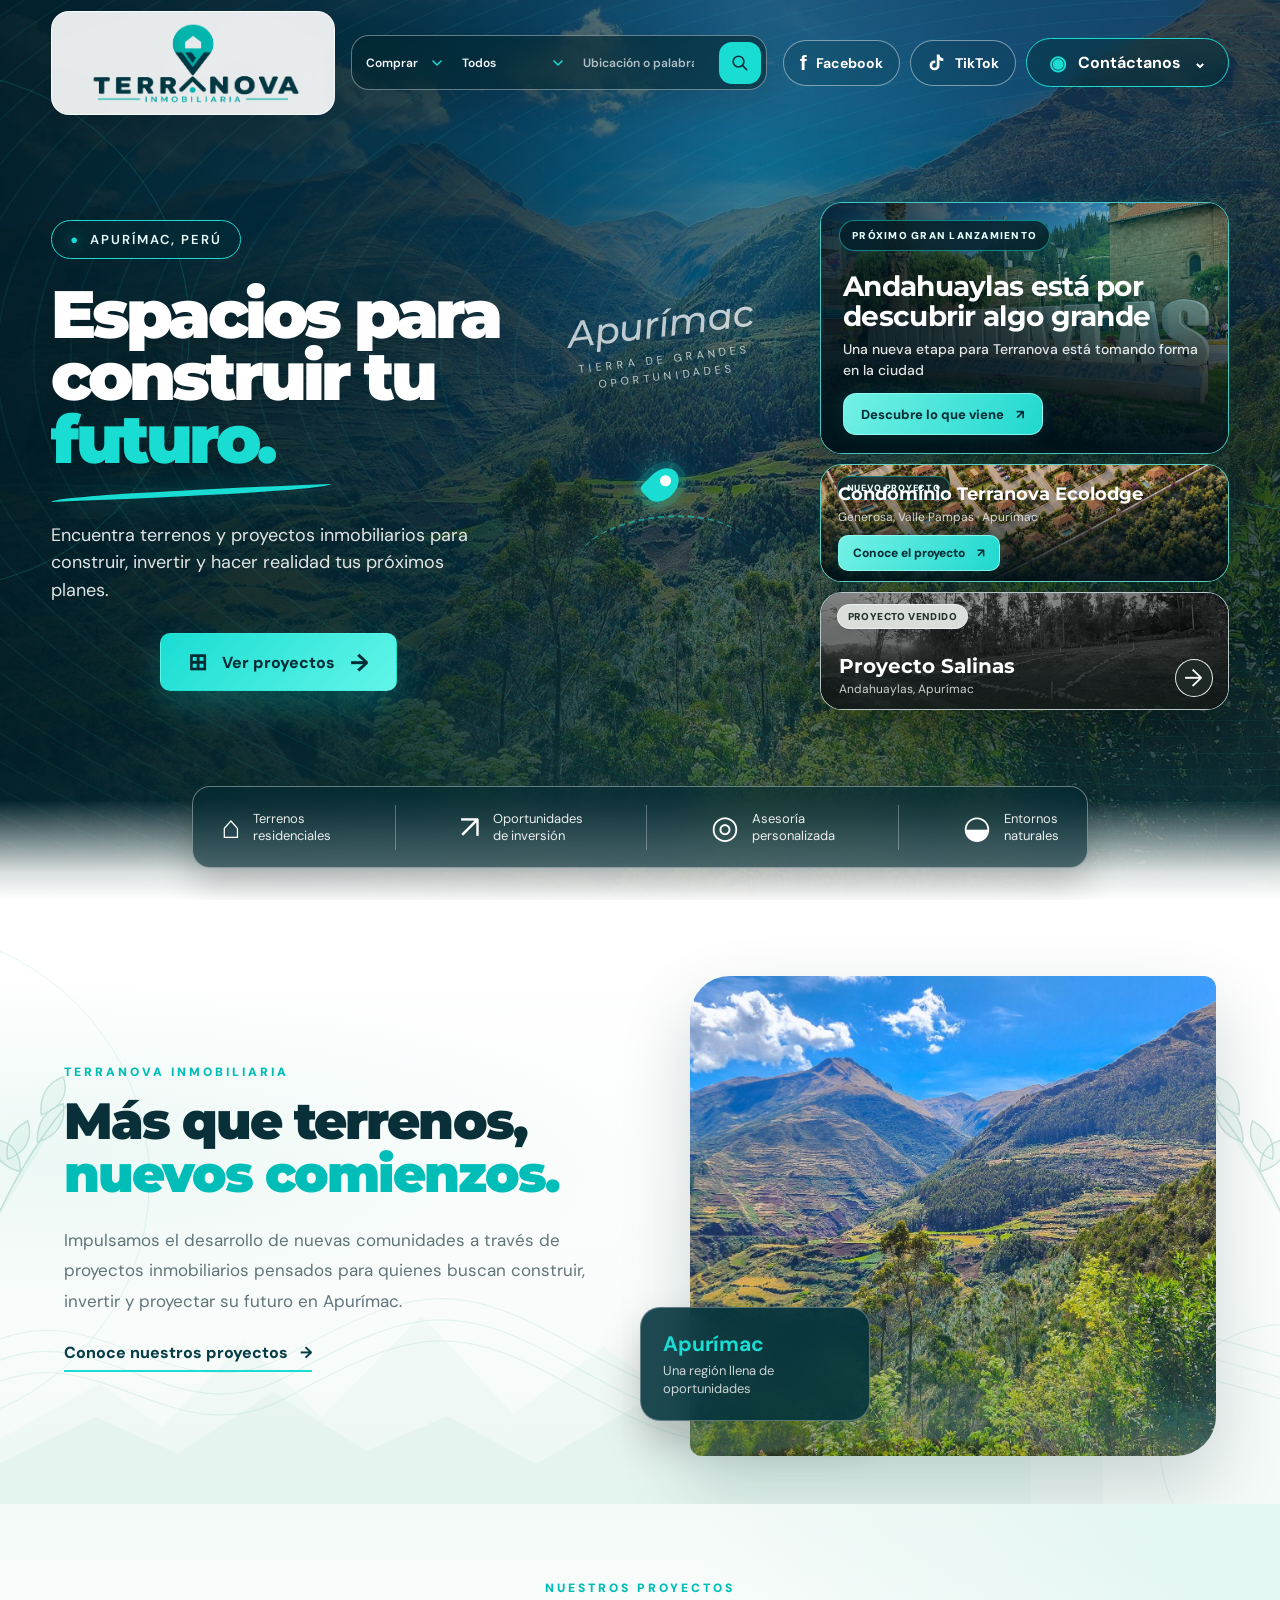
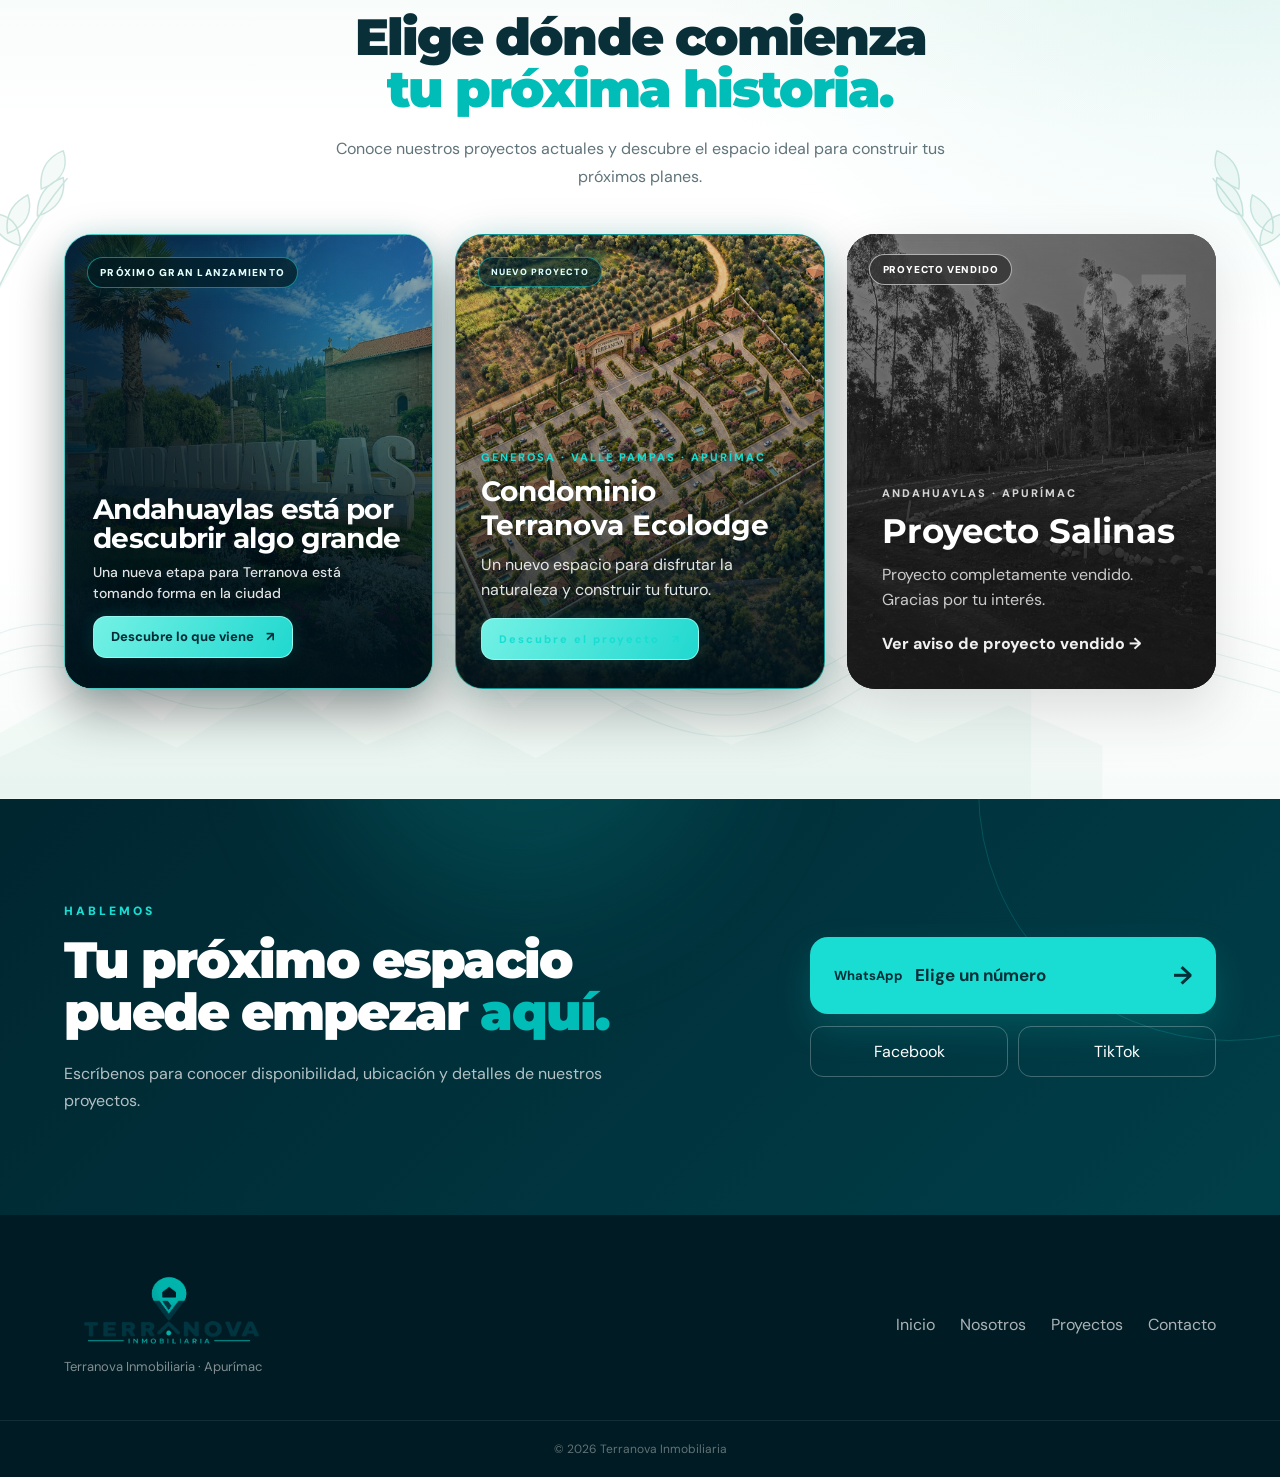
<file: index.html>
<!DOCTYPE html>
<html lang="es">
<head>
  <meta charset="UTF-8">
  <meta name="viewport" content="width=device-width, initial-scale=1.0">

  <title>Terranova Inmobiliaria | Apurímac</title>

  <meta name="description"
        content="Terranova Inmobiliaria. Terrenos y proyectos inmobiliarios en Apurímac.">

  <link rel="icon" type="image/png" href="assets/logo-terranova.png">
  <link rel="stylesheet" href="style.css">

  <link rel="preconnect" href="https://fonts.googleapis.com">
  <link rel="preconnect" href="https://fonts.gstatic.com" crossorigin>
  <link href="https://fonts.googleapis.com/css2?family=DM+Sans:wght@400;500;600;700&family=Montserrat:wght@500;600;700;800;900&display=swap" rel="stylesheet">
</head>

<body>

<!-- ======================================================
     PORTADA PRINCIPAL
====================================================== -->

<header class="hero" id="inicio">

  <!-- Fondo y elementos decorativos -->
  <div class="hero-bg"></div>
  <div class="hero-overlay"></div>
  <div class="topography"></div>

  <div class="decor decor-1"></div>
  <div class="decor decor-2"></div>
  <div class="decor decor-3"></div>

  <!-- NAV -->
  <nav class="navbar">

    <a href="index.html" class="brand">
      <img src="assets/logo-terranova.png"
           alt="Terranova Inmobiliaria"
           class="brand-logo">
    </a>

    <div class="nav-search">
      <button class="search-mobile-toggle" type="button" aria-expanded="false" aria-controls="propertySearchForm">
        <svg viewBox="0 0 24 24" aria-hidden="true">
          <circle cx="10.8" cy="10.8" r="6.8"></circle>
          <path d="m16 16 5 5"></path>
        </svg>
        <span>Comprar o alquilar propiedades</span>
        <span class="search-toggle-chevron" aria-hidden="true">⌄</span>
      </button>

      <form class="property-search" id="propertySearchForm" action="#proyectos" role="search" aria-label="Buscar propiedades">
        <label class="visually-hidden" for="searchOperation">Operación</label>
        <select id="searchOperation" name="operacion">
          <option value="comprar">Comprar</option>
          <option value="alquilar">Alquilar</option>
        </select>

        <label class="visually-hidden" for="searchType">Tipo de inmueble</label>
        <select id="searchType" name="tipo">
          <option value="todos">Todos</option>
          <option value="terrenos">Terrenos y lotes</option>
          <option value="casas">Casas</option>
          <option value="departamentos">Departamentos</option>
          <option value="locales">Locales comerciales</option>
        </select>

        <label class="visually-hidden" for="searchLocation">Ubicación o palabras clave</label>
        <input id="searchLocation" name="ubicacion" type="search" placeholder="Ubicación o palabra clave" autocomplete="off">

        <button class="property-search-submit" type="submit" aria-label="Buscar propiedades">
          <svg viewBox="0 0 24 24" aria-hidden="true">
            <circle cx="10.8" cy="10.8" r="6.8"></circle>
            <path d="m16 16 5 5"></path>
          </svg>
        </button>
      </form>
    </div>

  <div class="nav-social">

  <!-- FACEBOOK -->
  <a
    href="https://www.facebook.com/profile.php?id=61591862877643"
    target="_blank"
    class="social-circle facebook social-with-name"
    aria-label="Facebook">
    <span class="social-icon">f</span>
    <span class="social-name">Facebook</span>
  </a>

  <!-- TIKTOK -->
  <a
    href="https://www.tiktok.com/@terranovainmobiliaria01"
    target="_blank"
    class="social-circle tiktok social-with-name"
    aria-label="TikTok">

    <svg viewBox="0 0 24 24" aria-hidden="true">
      <path fill="currentColor"
        d="M19.59 6.69a4.83 4.83 0 0 1-3.77-4.25V2h-3.45v13.67a2.89 2.89 0 1 1-2-2.75V9.43a6.27 6.27 0 1 0 5.43 6.24V8.73a8.2 8.2 0 0 0 4.79 1.53V6.82a4.85 4.85 0 0 1-1-.13z"/>
    </svg>

    <span class="social-name">TikTok</span>
  </a>

  <!-- CONTACTO / WHATSAPP -->
  <div class="whatsapp-wrapper">

    <button
      class="contact-top"
      type="button"
      onclick="toggleWhatsapp(event)">

      <span class="wa-icon">◉</span>
      <span>Contáctanos</span>
      <span class="chevron">⌄</span>

    </button>

    <div class="whatsapp-menu" id="whatsappMenu">

      <p class="wa-menu-title">
        ¿Con quién deseas comunicarte?
      </p>

      <a
        href="https://wa.me/51922836427?text=Hola%20%F0%9F%91%8B%2C%20vengo%20desde%20la%20p%C3%A1gina%20web%20de%20Terranova%20Inmobiliaria.%20Quisiera%20recibir%20informaci%C3%B3n%20sobre%20sus%20proyectos%20disponibles."
        target="_blank">

        <span>
          <strong>WhatsApp 1</strong>
          <small>+51 922 836 427</small>
        </span>

        <b>→</b>
      </a>

      <a
        href="https://wa.me/51941201577?text=Hola%20%F0%9F%91%8B%2C%20vengo%20desde%20la%20p%C3%A1gina%20web%20de%20Terranova%20Inmobiliaria.%20Quisiera%20recibir%20informaci%C3%B3n%20sobre%20sus%20proyectos%20disponibles."
        target="_blank">

        <span>
          <strong>WhatsApp 2</strong>
          <small>+51 941 201 577</small>
        </span>

        <b>→</b>
      </a>

    </div>

  </div>

</div>

  </nav>


  <!-- CONTENIDO PRINCIPAL -->
  <div class="hero-container">

    <!-- IZQUIERDA -->
    <div class="hero-copy reveal">

      <div class="location-pill">
        <span class="location-pin">●</span>
        APURÍMAC, PERÚ
      </div>

      <h1>
        Espacios para<br>
        construir tu<br>
        <span>futuro.</span>
      </h1>

      <div class="title-stroke"></div>

      <p class="hero-description">
        Encuentra terrenos y proyectos inmobiliarios
        para construir, invertir y hacer realidad
        tus próximos planes.
      </p>

      <div class="hero-actions">

        <a href="#proyectos" class="btn btn-primary">
          <span class="grid-icon">⊞</span>
          Ver proyectos
          <span class="arrow">→</span>
        </a>

      </div>

    </div>


    <!-- CENTRO DECORATIVO -->
    <div class="hero-center reveal">

      <div class="region-script">
        <span>Apurímac</span>
        <small>TIERRA DE GRANDES<br>OPORTUNIDADES</small>
      </div>

      <div class="map-marker">
        <div class="marker-dot"></div>
      </div>

      <div class="route-line"></div>

    </div>


    <!-- PROYECTOS -->
    <div class="project-stack">

      <article class="project-card project-card-launch reveal" aria-label="Gran lanzamiento próximamente en Andahuaylas">
        <div class="launch-landscape" role="img" aria-label="Letrero de Andahuaylas en la plaza de la ciudad"></div>
        <div class="project-launch-shade"></div>
        <span class="project-launch-label">PRÓXIMO GRAN LANZAMIENTO</span>
        <div class="project-launch-content">
          <h3>Andahuaylas está por descubrir algo grande</h3>
          <p class="project-launch-description">Una nueva etapa para Terranova está tomando forma en la ciudad</p>
          <button class="project-launch-cta" id="openAndahuaylasModal" data-open-andahuaylas-modal type="button" aria-haspopup="dialog">
            Descubre lo que viene <span aria-hidden="true">↗</span>
          </button>
        </div>
      </article>

      <!-- CONDOMINIO TERRANOVA ECOLODGE -->
      <a href="chincheros.html" class="project-card project-card-2 project-card-upcoming project-card-ecolodge reveal" aria-label="Conoce Condominio Terranova Ecolodge en Generosa, Valle Pampas">

        <img
         src="assets/chincheros/condominio-terranova.jpeg"
         alt=""
         aria-hidden="true">

        <div class="project-shade"></div>

        <div class="project-badge project-badge-upcoming">
          NUEVO PROYECTO
        </div>

        <div class="project-info">
          <h3>Condominio Terranova Ecolodge</h3>
          <p>Generosa, Valle Pampas · Apurímac</p>
          <span class="project-launch-cta">Conoce el proyecto <span aria-hidden="true">↗</span></span>
        </div>

      </a>

      <!-- SALINAS -->
      <a href="salinas.html" class="project-card project-card-3 project-card-sold reveal" aria-label="Proyecto Salinas, completamente vendido. Pulsa para ver el aviso.">

        <img
          src="assets/salinas/terreno-01.jpg"
          alt="Proyecto Salinas">

        <div class="project-shade"></div>

        <div class="project-badge">
          PROYECTO VENDIDO
        </div>

        <div class="project-info">
          <h3>Proyecto Salinas</h3>
          <p>Andahuaylas, Apurímac</p>
        </div>

        <div class="project-arrow">
          →
        </div>

      </a>

    </div>

  </div>


  <!-- BENEFICIOS INFERIORES -->
  <div class="hero-benefits reveal">

    <div class="benefit">
      <div class="benefit-icon">⌂</div>
      <span>Terrenos<br>residenciales</span>
    </div>

    <div class="benefit-divider"></div>

    <div class="benefit">
      <div class="benefit-icon">↗</div>
      <span>Oportunidades<br>de inversión</span>
    </div>

    <div class="benefit-divider"></div>

    <div class="benefit">
      <div class="benefit-icon">◎</div>
      <span>Asesoría<br>personalizada</span>
    </div>

    <div class="benefit-divider"></div>

    <div class="benefit">
      <div class="benefit-icon">◒</div>
      <span>Entornos<br>naturales</span>
    </div>

  </div>


</header>

<div class="launch-modal-backdrop" id="andahuaylasModal" hidden>
  <section class="launch-modal" role="dialog" aria-modal="true" aria-labelledby="andahuaylasModalTitle" aria-describedby="andahuaylasModalDescription" tabindex="-1">
    <button class="launch-modal-close" type="button" aria-label="Cerrar ventana">
      <svg viewBox="0 0 24 24" aria-hidden="true">
        <path d="m6 6 12 12M18 6 6 18"></path>
      </svg>
    </button>
    <div class="launch-modal-art" role="img" aria-label="Letrero de Andahuaylas en la plaza de la ciudad">
      <span>IMAGEN REFERENCIAL · APURÍMAC</span>
    </div>
    <div class="launch-modal-content">
      <span class="launch-modal-badge">PRÓXIMAMENTE</span>
      <p class="launch-modal-eyebrow">TERRANOVA · ANDAHUAYLAS</p>
      <h2 id="andahuaylasModalTitle">ALGO GRANDE ESTÁ POR COMENZAR</h2>
      <p id="andahuaylasModalDescription">Muy pronto, Terranova presentará un nuevo proyecto en la ciudad de Andahuaylas</p>
      <button class="launch-modal-whatsapp-button" id="launchWhatsAppButton" type="button" aria-expanded="false" aria-controls="launchWhatsAppOptions">
        Quiero saber más <span aria-hidden="true">↗</span>
      </button>
      <div class="launch-modal-whatsapp-options" id="launchWhatsAppOptions" role="group" aria-label="Elige un asesor de WhatsApp" hidden>
        <a href="https://wa.me/51922836427" data-launch-whatsapp="51922836427" target="_blank" rel="noopener noreferrer">
          <span><strong>WhatsApp 1</strong><small>+51 922 836 427</small></span>
          <b aria-hidden="true">↗</b>
        </a>
        <a href="https://wa.me/51941201577" data-launch-whatsapp="51941201577" target="_blank" rel="noopener noreferrer">
          <span><strong>WhatsApp 2</strong><small>+51 941 201 577</small></span>
          <b aria-hidden="true">↗</b>
        </a>
      </div>
    </div>
  </section>
</div>


<!-- ======================================================
     NOSOTROS
====================================================== -->

<section class="about-section" id="nosotros">

  <div class="about-decoration about-decoration-1"></div>
  <div class="about-decoration about-decoration-2"></div>
  <div class="section-landscape-decoration" aria-hidden="true">
    <svg class="landscape-ridge" viewBox="0 0 1440 240" preserveAspectRatio="none">
      <path class="landscape-ridge-back" d="M0 172 112 114l70 45 92-88 88 78 112-106 104 103 101-70 84 54 102-91 101 76 86-49 108 59v115H0z"></path>
      <path class="landscape-ridge-front" d="m0 197 108-48 91 38 108-64 105 61 91-36 100 50 113-61 107 47 104-43 104 41 103-39 106 42v55H0z"></path>
      <g class="landscape-contours">
        <path d="M-30 82c132-78 219 70 352 3s184-83 310-18 193 96 328 19 214-73 510 8"></path>
        <path d="M-30 104c132-78 219 70 352 3s184-83 310-18 193 96 328 19 214-73 510 8"></path>
        <path d="M-30 126c132-78 219 70 352 3s184-83 310-18 193 96 328 19 214-73 510 8"></path>
      </g>
    </svg>
    <svg class="landscape-branch landscape-branch-left" viewBox="0 0 120 200">
      <path class="branch-stem" d="M18 190c19-42 39-80 78-128M47 132c-18-5-28-16-31-34 20 1 32 12 31 34Zm18-31c-1-20 8-33 27-40 3 20-7 34-27 40Zm-31 18c-3-18 4-31 21-40 6 18-2 33-21 40Zm35-46C67 54 75 40 92 33c6 18-2 32-23 40Z"></path>
    </svg>
    <svg class="landscape-branch landscape-branch-right" viewBox="0 0 120 200">
      <path class="branch-stem" d="M102 190c-19-42-39-80-78-128m49 70c18-5 28-16 31-34-20 1-32 12-31 34ZM55 101c1-20-8-33-27-40-3 20 7 34 27 40Zm31 18c3-18-4-31-21-40-6 18 2 33 21 40ZM51 73c2-19-6-33-23-40-6 18 2 32 23 40Z"></path>
    </svg>
  </div>

  <div class="section-container about-grid">

    <div class="about-copy reveal">

      <span class="section-label">
        TERRANOVA INMOBILIARIA
      </span>

      <h2>
        Más que terrenos,<br>
        <span>nuevos comienzos.</span>
      </h2>

      <p>
        Impulsamos el desarrollo de nuevas comunidades a través
        de proyectos inmobiliarios pensados para quienes buscan
        construir, invertir y proyectar su futuro en Apurímac.
      </p>

    <a href="#proyectos" class="text-link">
        Conoce nuestros proyectos
        <span>→</span>
      </a>

    </div>


    <div class="about-visual reveal">

      <div class="photo-frame">
        <img src="assets/apurimac.jpg"
             alt="Paisaje de Apurímac">
      </div>

      <div class="floating-card">
        <strong>Apurímac</strong>
        <span>Una región llena de oportunidades</span>
      </div>

    </div>

  </div>

</section>


<!-- ======================================================
     PROYECTOS
====================================================== -->

<section class="projects-section" id="proyectos">
  <div class="section-landscape-decoration" aria-hidden="true">
    <svg class="landscape-ridge" viewBox="0 0 1440 240" preserveAspectRatio="none">
      <path class="landscape-ridge-back" d="M0 172 112 114l70 45 92-88 88 78 112-106 104 103 101-70 84 54 102-91 101 76 86-49 108 59v115H0z"></path>
      <path class="landscape-ridge-front" d="m0 197 108-48 91 38 108-64 105 61 91-36 100 50 113-61 107 47 104-43 104 41 103-39 106 42v55H0z"></path>
      <g class="landscape-contours">
        <path d="M-30 82c132-78 219 70 352 3s184-83 310-18 193 96 328 19 214-73 510 8"></path>
        <path d="M-30 104c132-78 219 70 352 3s184-83 310-18 193 96 328 19 214-73 510 8"></path>
        <path d="M-30 126c132-78 219 70 352 3s184-83 310-18 193 96 328 19 214-73 510 8"></path>
      </g>
    </svg>
    <svg class="landscape-branch landscape-branch-left" viewBox="0 0 120 200">
      <path class="branch-stem" d="M18 190c19-42 39-80 78-128M47 132c-18-5-28-16-31-34 20 1 32 12 31 34Zm18-31c-1-20 8-33 27-40 3 20-7 34-27 40Zm-31 18c-3-18 4-31 21-40 6 18-2 33-21 40Zm35-46C67 54 75 40 92 33c6 18-2 32-23 40Z"></path>
    </svg>
    <svg class="landscape-branch landscape-branch-right" viewBox="0 0 120 200">
      <path class="branch-stem" d="M102 190c-19-42-39-80-78-128m49 70c18-5 28-16 31-34-20 1-32 12-31 34ZM55 101c1-20-8-33-27-40-3 20 7 34 27 40Zm31 18c3-18-4-31-21-40-6 18 2 33 21 40ZM51 73c2-19-6-33-23-40-6 18 2 32 23 40Z"></path>
    </svg>
  </div>

  <div class="section-container">

    <div class="section-heading reveal">

      <span class="section-label">
        NUESTROS PROYECTOS
      </span>

      <h2>
        Elige dónde comienza<br>
        <span>tu próxima historia.</span>
      </h2>

      <p>
        Conoce nuestros proyectos actuales y descubre
        el espacio ideal para construir tus próximos planes.
      </p>

    </div>

    <p class="search-results-message" id="searchResultsMessage" role="status" aria-live="polite" hidden></p>

    <div class="search-empty-state" id="searchEmptyState" role="status" aria-live="polite" hidden>
      <div class="empty-landscape" aria-hidden="true">
        <svg viewBox="0 0 260 180" role="img">
          <circle class="empty-sun" cx="198" cy="42" r="19"></circle>
          <path class="empty-mountain-back" d="M18 126 74 67l42 48 35-38 75 61v25H18z"></path>
          <path class="empty-mountain-front" d="M18 137 69 99l37 28 41-36 79 51v19H18z"></path>
          <path class="empty-house" d="m87 119 31-25 31 25v36h-62z"></path>
          <path class="empty-house-roof" d="m78 121 40-33 40 33"></path>
          <path class="empty-house-door" d="M111 155v-22h15v22"></path>
          <path class="empty-ground" d="M18 158c34-12 61 8 97-2s64-8 112 4"></path>
          <path class="empty-leaf" d="M47 110c-3-12 3-20 15-23 1 12-4 20-15 23Zm1 12c-9-8-10-17-4-27 8 9 9 18 4 27Z"></path>
          <path class="empty-leaf-stem" d="M47 124c1-9 4-16 9-23"></path>
        </svg>
      </div>
      <div class="empty-copy">
        <span class="empty-eyebrow">SEGUIMOS BUSCANDO CONTIGO</span>
        <h3>¡Ups! Aún no encontramos tu espacio ideal <span aria-hidden="true">🌿</span></h3>
        <p id="emptySearchMessage">
          Parece que esta propiedad todavía está por llegar. ¡Pero tu próxima gran oportunidad puede estar más cerca de lo que imaginas!
        </p>
        <span class="empty-search-location" id="emptySearchLocation"></span>
        <div class="empty-actions">
          <button class="empty-reset-button" id="resetPropertySearch" type="button">Explorar otras opciones</button>
          <div class="search-whatsapp-picker">
            <button class="empty-whatsapp-button" id="emptyWhatsAppButton" type="button" aria-expanded="false" aria-controls="emptyWhatsAppMenu">
              Cuéntanos qué buscas <span aria-hidden="true">⌄</span>
            </button>
            <div class="search-whatsapp-menu" id="emptyWhatsAppMenu" role="group" aria-label="Elige un asesor por WhatsApp" hidden>
              <p>Elige con quién conversar</p>
              <a href="https://wa.me/51922836427" data-search-whatsapp="51922836427" target="_blank" rel="noopener noreferrer">
                <span><strong>WhatsApp 1</strong><small>+51 922 836 427</small></span>
                <b aria-hidden="true">↗</b>
              </a>
              <a href="https://wa.me/51941201577" data-search-whatsapp="51941201577" target="_blank" rel="noopener noreferrer">
                <span><strong>WhatsApp 2</strong><small>+51 941 201 577</small></span>
                <b aria-hidden="true">↗</b>
              </a>
            </div>
          </div>
        </div>
      </div>
    </div>


    <div class="projects-large-grid">

      <article class="large-project large-project-launch reveal" aria-label="Gran lanzamiento próximamente en Andahuaylas">
        <div class="large-project-image">
          <div class="launch-landscape" role="img" aria-label="Letrero de Andahuaylas en la plaza de la ciudad"></div>
          <div class="project-launch-shade"></div>
          <span class="project-launch-label">PRÓXIMO GRAN LANZAMIENTO</span>
          <div class="project-launch-content">
            <h3>Andahuaylas está por descubrir algo grande</h3>
            <p class="project-launch-description">Una nueva etapa para Terranova está tomando forma en la ciudad</p>
            <button class="project-launch-cta" data-open-andahuaylas-modal type="button" aria-haspopup="dialog">
              Descubre lo que viene <span aria-hidden="true">↗</span>
            </button>
          </div>
        </div>
      </article>

      <!-- CONDOMINIO TERRANOVA ECOLODGE -->
      <a href="chincheros.html" class="large-project large-project-upcoming large-project-ecolodge reveal" aria-label="Conoce Condominio Terranova Ecolodge en Generosa, Valle Pampas">

        <div class="large-project-image">

          <img
            src="assets/chincheros/propuesta-residencial.png"
            alt=""
            aria-hidden="true">

          <div class="large-project-overlay"></div>

          <span class="large-project-status">
            NUEVO PROYECTO
          </span>

          <div class="large-project-content">

            <span>GENEROSA · VALLE PAMPAS · APURÍMAC</span>

            <h3>Condominio Terranova Ecolodge</h3>

            <p>Un nuevo espacio para disfrutar la naturaleza y construir tu futuro.</p>
            <span class="project-launch-cta">Descubre el proyecto <span aria-hidden="true">↗</span></span>

          </div>

        </div>

      </a>

      <!-- SALINAS -->
      <a
        href="salinas.html"
        class="large-project large-project-sold reveal" aria-label="Proyecto Salinas, completamente vendido. Pulsa para ver el aviso."
        data-search-keywords="salinas vendido proyecto cerrado">

        <div class="large-project-image">

          <img
            src="assets/salinas/terreno-01.jpg"
            alt="Proyecto Salinas">

          <div class="large-project-overlay"></div>

          <span class="large-project-status large-project-status-sold">PROYECTO VENDIDO</span>

          <span class="large-project-number">
            03
          </span>

          <div class="large-project-content">

            <span>ANDAHUAYLAS · APURÍMAC</span>

            <h3>Proyecto Salinas</h3>

            <p>
              Proyecto completamente vendido. Gracias por tu interés.
            </p>

            <div class="discover">
              Ver aviso de proyecto vendido →
            </div>

          </div>

        </div>

      </a>

    </div>

  </div>

</section>


<!-- ======================================================
     CONTACTO
====================================================== -->

<section class="contact-section" id="contacto">

  <div class="contact-glow"></div>

  <div class="section-container contact-grid">

    <div class="contact-copy reveal">

      <span class="section-label light">
        HABLEMOS
      </span>

      <h2>
        Tu próximo espacio<br>
        puede empezar <span>aquí.</span>
      </h2>

      <p>
        Escríbenos para conocer disponibilidad,
        ubicación y detalles de nuestros proyectos.
      </p>

    </div>


    <div class="contact-actions reveal">

      <button type="button" class="contact-wa" onclick="toggleContactWhatsapp(event)">
        <span>WhatsApp</span>
        <strong>Elige un número</strong>
        <b>→</b>
      </button>

        <div class="bottom-wa-menu" id="contactWhatsappMenu">

  <a href="https://wa.me/51922836427?text=Hola%2C%20vengo%20desde%20la%20p%C3%A1gina%20web%20de%20Terranova%20Inmobiliaria.%20Quisiera%20recibir%20informaci%C3%B3n%20sobre%20sus%20proyectos%20disponibles."
     target="_blank">
    +51 922 836 427
  </a>

  <a href="https://wa.me/51941201577?text=Hola%2C%20vengo%20desde%20la%20p%C3%A1gina%20web%20de%20Terranova%20Inmobiliaria.%20Quisiera%20recibir%20informaci%C3%B3n%20sobre%20sus%20proyectos%20disponibles."
     target="_blank">
    +51 941 201 577
  </a>

</div>

      <div class="social-buttons">

        <a
          href="https://www.facebook.com/profile.php?id=61591862877643"
          target="_blank">
          Facebook
        </a>

        <a
          href="https://www.tiktok.com/@terranovainmobiliaria01"
          target="_blank">
          TikTok
        </a>

      </div>

    </div>

  </div>

</section>


<!-- ======================================================
     FOOTER
====================================================== -->

<footer class="footer">

  <div class="section-container footer-grid">

    <div class="footer-brand">

      <img src="assets/logo-terranova.png"
           alt="Terranova Inmobiliaria">

      <p>
        Terranova Inmobiliaria · Apurímac
      </p>

    </div>

    <div class="footer-links">
      <a href="#inicio">Inicio</a>
      <a href="#nosotros">Nosotros</a>
      <a href="#proyectos">Proyectos</a>
      <a href="#contacto">Contacto</a>
    </div>

  </div>

  <div class="footer-bottom">
    <p>
      © 2026 Terranova Inmobiliaria
    </p>
  </div>

</footer>


<script src="script.js"></script>

<script>
(function () {
  function closeContactMenus(except) {
    ["whatsappMenu", "heroWhatsappMenu", "contactWhatsappMenu"].forEach(function (id) {
      var menu = document.getElementById(id);
      if (menu && menu !== except) menu.classList.remove("open");
    });
  }

  window.toggleWhatsapp = function (event) {
    if (event) { event.preventDefault(); event.stopPropagation(); }
    var menu = document.getElementById("whatsappMenu");
    if (!menu) return;
    var willOpen = !menu.classList.contains("open");
    closeContactMenus(menu);
    menu.classList.toggle("open", willOpen);
  };

  window.toggleHeroWhatsapp = function (event) {
    if (event) { event.preventDefault(); event.stopPropagation(); }
    var menu = document.getElementById("heroWhatsappMenu");
    if (!menu) return;
    var willOpen = !menu.classList.contains("open");
    closeContactMenus(menu);
    menu.classList.toggle("open", willOpen);
  };

  window.toggleContactWhatsapp = function (event) {
    if (event) { event.preventDefault(); event.stopPropagation(); }
    var menu = document.getElementById("contactWhatsappMenu");
    if (!menu) return;
    var willOpen = !menu.classList.contains("open");
    closeContactMenus(menu);
    menu.classList.toggle("open", willOpen);
  };

  document.addEventListener("click", function (event) {
    if (!event.target.closest(".whatsapp-wrapper, .hero-contact-wrapper, .contact-actions")) {
      closeContactMenus(null);
    }
  });

  document.querySelectorAll('a[href="#proyectos"]').forEach(function (link) {
    link.addEventListener("click", function (event) {
      var target = document.getElementById("proyectos");
      if (!target) return;
      event.preventDefault();
      target.scrollIntoView({ behavior: "smooth", block: "start" });
    });
  });
})();
</script>


</body>
</html>
</file>
<file: style.css>
/* =========================================================
   TERRANOVA INMOBILIARIA
   Diseño principal
========================================================= */

:root{
  --turquoise:#19ddd2;
  --turquoise-2:#00bdb7;
  --navy:#002e39;
  --navy-dark:#001d27;
  --navy-deep:#00131b;
  --white:#ffffff;
  --paper:#f7f9f8;
  --text:#092f39;
  --muted:#60747a;
  --line:rgba(255,255,255,.24);
  --shadow:0 25px 60px rgba(0,25,34,.28);
}

*{
  margin:0;
  padding:0;
  box-sizing:border-box;
}

html{
  scroll-behavior:smooth;
}

body{
  font-family:"DM Sans",sans-serif;
  color:var(--text);
  background:#fff;
  overflow-x:hidden;
}

a{
  text-decoration:none;
  color:inherit;
}

button{
  font:inherit;
}

img{
  display:block;
  max-width:100%;
}

::selection{
  background:var(--turquoise);
  color:#002b34;
}


/* =========================================================
   HERO
========================================================= */

.hero{
  position:relative;
  min-height:100vh;
  overflow:hidden;
  color:white;
  background:#003744;
  isolation:isolate;
}

.hero-bg{
  position:absolute;
  inset:0;
  z-index:-5;

  background:
    url("assets/apurimac.jpg")
    center center / cover no-repeat;

  transform:scale(1.03);
  animation:heroZoom 18s ease-in-out infinite alternate;
}

@keyframes heroZoom{
  from{transform:scale(1.03);}
  to{transform:scale(1.10);}
}

.hero-overlay{
  position:absolute;
  inset:0;
  z-index:-4;

  background:
    linear-gradient(
      90deg,
      rgba(0,30,39,.96) 0%,
      rgba(0,38,48,.83) 31%,
      rgba(0,39,49,.53) 58%,
      rgba(0,29,38,.68) 100%
    );
}

.hero-overlay::after{
  content:"";
  position:absolute;
  inset:0;

  background:
    radial-gradient(
      circle at 60% 20%,
      rgba(27,224,211,.14),
      transparent 25%
    ),
    linear-gradient(
      180deg,
      rgba(0,0,0,.08),
      rgba(0,22,29,.15)
    );
}


/* =========================================================
   DECORACIONES DEL HERO
========================================================= */

.topography{
  position:absolute;
  inset:0;
  z-index:-3;
  opacity:.15;
  pointer-events:none;

  background-image:
    repeating-radial-gradient(
      ellipse at 95% 40%,
      transparent 0,
      transparent 34px,
      rgba(28,229,215,.55) 35px,
      transparent 37px
    );
}

.decor{
  position:absolute;
  border:1px solid rgba(28,229,215,.18);
  border-radius:50%;
  pointer-events:none;
}

.decor-1{
  width:390px;
  height:390px;
  right:-210px;
  top:120px;
}

.decor-2{
  width:520px;
  height:520px;
  left:-330px;
  top:70px;
}

.decor-3{
  width:170px;
  height:170px;
  left:48%;
  bottom:100px;
  border-color:rgba(255,255,255,.09);
}


/* =========================================================
   NAVEGACIÓN
========================================================= */

.navbar{
  position:relative;
  z-index:50;

  width:min(1500px,92%);
  margin:auto;

  height:125px;

  display:grid;
  grid-template-columns:330px 1fr auto;
  align-items:center;
  gap:35px;
}

.brand{
  display:inline-flex;
  align-items:center;
  justify-content:center;
  width:max-content;

  padding:10px 18px;
  border-radius:18px;

  background:rgba(255,255,255,.90);
  border:1px solid rgba(255,255,255,.75);

  box-shadow:0 10px 30px rgba(0,25,34,.20);
  backdrop-filter:blur(10px);
}

.brand-logo{
  width:250px;
  max-height:82px;
  object-fit:contain;
  filter:none;
  transition:transform .3s ease;
}

.brand-logo:hover{
  transform:scale(1.03);
}

.nav-links{
  display:flex;
  justify-content:center;
  align-items:center;
  gap:38px;
}

.nav-links a{
  position:relative;
  color:rgba(255,255,255,.9);
  font-weight:600;
  font-size:15px;
  transition:.3s ease;
}

.nav-links a::after{
  content:"";
  position:absolute;
  left:0;
  bottom:-12px;

  width:0;
  height:3px;

  background:var(--turquoise);
  border-radius:10px;

  transition:.3s ease;
}

.nav-links a:hover{
  color:white;
}

.nav-links a:hover::after,
.nav-links a.active::after{
  width:100%;
}

.nav-social{
  position:relative;
  display:flex;
  align-items:center;
  gap:10px;
}

.social-circle{
  width:47px;
  height:47px;

  border-radius:50%;
  border:1px solid rgba(255,255,255,.55);

  display:flex;
  align-items:center;
  justify-content:center;

  color:white;
  font-size:21px;
  font-weight:800;

  background:rgba(1,31,40,.25);
  backdrop-filter:blur(10px);

  transition:.3s ease;
}

.social-circle:hover{
  transform:translateY(-4px);
  border-color:var(--turquoise);
  background:rgba(23,220,208,.16);
  box-shadow:0 8px 25px rgba(0,0,0,.18);
}

.tiktok span{
  font-size:20px;
}

.contact-top{
  height:49px;
  min-width:190px;

  border-radius:28px;
  border:1px solid var(--turquoise);

  color:white;
  background:rgba(0,47,57,.45);

  display:flex;
  align-items:center;
  justify-content:center;
  gap:12px;

  padding:0 22px;
  cursor:pointer;

  font-weight:700;
  transition:.3s ease;
  backdrop-filter:blur(10px);
}

.contact-top:hover{
  background:var(--turquoise);
  color:#00323c;
  transform:translateY(-2px);
}

.wa-icon{
  color:var(--turquoise);
  font-size:20px;
}

.contact-top:hover .wa-icon{
  color:#00323c;
}


/* =========================================================
   MENÚ WHATSAPP
========================================================= */

.whatsapp-menu{
  position:absolute;
  right:0;
  top:65px;

  width:285px;
  padding:18px;

  background:rgba(0,35,44,.96);
  border:1px solid rgba(32,225,212,.38);
  border-radius:20px;

  backdrop-filter:blur(20px);

  box-shadow:0 25px 55px rgba(0,0,0,.35);

  opacity:0;
  visibility:hidden;
  transform:translateY(-10px);

  transition:.3s ease;
}

.whatsapp-menu.open{
  opacity:1;
  visibility:visible;
  transform:translateY(0);
}

.whatsapp-menu p{
  font-size:13px;
  color:rgba(255,255,255,.65);
  margin-bottom:10px;
}

.whatsapp-menu a{
  display:flex;
  flex-direction:column;

  padding:12px 14px;
  margin-top:8px;

  border-radius:12px;
  background:rgba(255,255,255,.07);

  transition:.25s ease;
}

.whatsapp-menu a:hover{
  background:var(--turquoise);
  color:#002d36;
  transform:translateX(3px);
}

.whatsapp-menu a span{
  font-size:13px;
  opacity:.75;
}


/* =========================================================
   HERO PRINCIPAL
========================================================= */

.hero-container{
  position:relative;
  z-index:5;

  width:min(1500px,92%);
  margin:auto;

  min-height:630px;

  display:grid;
  grid-template-columns:1.02fr .55fr .92fr;
  gap:35px;
  align-items:center;

  padding:20px 0 125px;
}

.hero-copy{
  align-self:center;
}

.location-pill{
  width:max-content;

  padding:10px 18px;

  border:1px solid var(--turquoise);
  border-radius:30px;

  display:flex;
  gap:10px;
  align-items:center;

  color:#eaffff;
  font-size:13px;
  font-weight:600;
  letter-spacing:2px;

  background:rgba(0,48,59,.25);
  backdrop-filter:blur(10px);

  margin-bottom:25px;
}

.location-pin{
  color:var(--turquoise);
  text-shadow:0 0 15px var(--turquoise);
}

.hero h1{
  font-family:"Montserrat",sans-serif;

  font-size:clamp(52px,5.2vw,88px);
  line-height:.94;
  letter-spacing:-4px;
  font-weight:900;

  text-shadow:0 8px 30px rgba(0,0,0,.18);
}

.hero h1 span{
  color:var(--turquoise);
}

.title-stroke{
  width:280px;
  height:8px;

  margin:17px 0 25px;

  background:var(--turquoise);
  border-radius:100% 0 100% 0;

  transform:rotate(-2deg);
  box-shadow:0 0 25px rgba(25,221,210,.35);
}

.hero-description{
  max-width:550px;

  font-size:18px;
  line-height:1.55;
  color:rgba(255,255,255,.88);

  margin-bottom:28px;
}

.hero-actions{
  display:flex;
  justify-content:center;
  gap:14px;
  flex-wrap:wrap;
}

.btn{
  min-height:58px;

  padding:0 27px;

  display:inline-flex;
  align-items:center;
  justify-content:center;
  gap:15px;

  border-radius:10px;
  border:1px solid transparent;

  font-weight:800;
  cursor:pointer;

  transition:.3s ease;
}

.btn-primary{
  background:linear-gradient(135deg,var(--turquoise),#62f5e8);
  color:#002d35;

  box-shadow:0 15px 35px rgba(14,218,205,.22);
}

.btn-primary:hover{
  transform:translateY(-4px);
  box-shadow:0 20px 40px rgba(14,218,205,.35);
}

.btn-primary .arrow{
  font-size:24px;
}

.grid-icon{
  font-size:23px;
}

.btn-glass{
  color:white;
  background:rgba(0,35,44,.25);
  border-color:rgba(255,255,255,.7);
  backdrop-filter:blur(10px);
}

.btn-glass:hover{
  background:white;
  color:#00313a;
  transform:translateY(-4px);
}


/* =========================================================
   CENTRO DECORATIVO
========================================================= */

.hero-center{
  height:470px;
  position:relative;
}

.region-script{
  position:absolute;
  top:80px;
  left:0;
  right:0;

  text-align:center;

  transform:rotate(-7deg);
}

.region-script span{
  display:block;

  font-family:"Montserrat",sans-serif;
  font-size:37px;
  font-style:italic;
  font-weight:500;

  color:rgba(255,255,255,.72);
}

.region-script small{
  display:block;
  margin-top:5px;

  font-size:11px;
  letter-spacing:4px;
  line-height:1.5;

  color:rgba(255,255,255,.72);
}

.map-marker{
  position:absolute;
  top:245px;
  left:50%;

  width:28px;
  height:38px;

  transform:translateX(-50%) rotate(45deg);

  border-radius:50% 50% 50% 5px;

  background:var(--turquoise);

  box-shadow:
    0 0 0 7px rgba(24,222,210,.13),
    0 0 30px rgba(24,222,210,.5);

  animation:markerFloat 2.8s ease-in-out infinite;
}

.marker-dot{
  width:11px;
  height:11px;

  background:white;
  border-radius:50%;

  position:absolute;
  left:8px;
  top:8px;
}

@keyframes markerFloat{
  0%,100%{
    transform:translateX(-50%) rotate(45deg) translateY(0);
  }
  50%{
    transform:translateX(-50%) rotate(45deg) translateY(-8px);
  }
}

.route-line{
  position:absolute;
  top:295px;
  left:15%;

  width:70%;
  height:80px;

  border-top:2px dashed rgba(31,225,212,.55);
  border-radius:50%;

  transform:rotate(-6deg);
}


/* =========================================================
   TARJETAS HERO
========================================================= */

.project-stack{
  position:relative;

  display:flex;
  flex-direction:column;
  gap:15px;

  transform:rotate(-2deg);
}

.project-card{
  position:relative;

  height:215px;

  overflow:hidden;
  border-radius:26px;

  border:1px solid rgba(255,255,255,.72);

  box-shadow:0 22px 45px rgba(0,0,0,.3);

  transition:
    transform .45s cubic-bezier(.2,.8,.2,1),
    box-shadow .45s ease;

  background:#00313b;
}

.project-card:nth-child(2){
  margin-left:-25px;
}

.project-card img{
  width:100%;
  height:100%;
  object-fit:cover;

  transition:transform .7s ease;
}

.project-card:hover{
  transform:translateX(-10px) scale(1.025);
  box-shadow:0 30px 60px rgba(0,0,0,.42);
}

.project-card:hover img{
  transform:scale(1.08);
}

.project-shade{
  position:absolute;
  inset:0;

  background:
    linear-gradient(
      180deg,
      rgba(0,0,0,.03),
      rgba(0,25,31,.18) 40%,
      rgba(0,25,31,.9) 100%
    );
}

.project-badge{
  position:absolute;
  left:22px;
  top:20px;

  padding:7px 15px;

  border-radius:20px;

  background:#fff1bd;
  color:#293330;

  font-size:10px;
  font-weight:900;
  letter-spacing:.4px;

  box-shadow:0 8px 20px rgba(0,0,0,.15);
}

.project-info{
  position:absolute;
  left:24px;
  bottom:20px;
}

.project-info h3{
  font-family:"Montserrat",sans-serif;
  font-size:25px;
  margin-bottom:3px;
}

.project-info p{
  color:rgba(255,255,255,.78);
  font-size:14px;
}

.project-arrow{
  position:absolute;
  right:22px;
  bottom:20px;

  width:47px;
  height:47px;

  border-radius:50%;
  border:1px solid rgba(255,255,255,.9);

  display:flex;
  align-items:center;
  justify-content:center;

  font-size:24px;

  background:rgba(0,35,43,.25);
  backdrop-filter:blur(8px);

  transition:.3s ease;
}

.project-card:hover .project-arrow{
  background:var(--turquoise);
  color:#002e37;
  border-color:var(--turquoise);
  transform:rotate(-20deg);
}

.future-projects{
  align-self:flex-end;

  margin-right:15px;

  font-family:"Montserrat",sans-serif;
  font-style:italic;

  font-size:14px;
  color:rgba(255,255,255,.72);

  transform:rotate(-7deg);
}


/* =========================================================
   BENEFICIOS HERO
========================================================= */

.hero-benefits{
  position:absolute;
  z-index:10;

  left:50%;
  bottom:53px;

  transform:translateX(-50%);

  width:min(940px,70%);

  min-height:82px;

  padding:14px 28px;

  display:flex;
  align-items:center;
  justify-content:space-between;

  border:1px solid rgba(255,255,255,.38);
  border-radius:18px;

  background:rgba(0,39,49,.62);
  backdrop-filter:blur(16px);

  box-shadow:0 15px 35px rgba(0,0,0,.2);
}

.benefit{
  display:flex;
  align-items:center;
  gap:13px;

  color:rgba(255,255,255,.9);
  font-size:13px;
}

.benefit-icon{
  font-size:32px;
  color:white;
}

.benefit-divider{
  height:45px;
  width:1px;
  background:rgba(255,255,255,.3);
}

/* =========================================================
   CONTENEDORES GENERALES
========================================================= */

.section-container{
  width:min(1250px,90%);
  margin:auto;
}

.section-label{
  display:inline-block;

  margin-bottom:15px;

  color:var(--turquoise-2);

  font-size:12px;
  font-weight:900;
  letter-spacing:3px;
}

.section-label.light{
  color:var(--turquoise);
}


/* =========================================================
   NOSOTROS
========================================================= */

.about-section{
  position:relative;
  overflow:hidden;

  padding:130px 0 120px;

  background:#fff;
}

.about-grid{
  display:grid;
  grid-template-columns:1fr 1fr;
  align-items:center;
  gap:100px;
}

.about-copy h2,
.section-heading h2,
.contact-copy h2{
  font-family:"Montserrat",sans-serif;
  font-weight:900;

  font-size:clamp(38px,4vw,62px);
  line-height:1.02;
  letter-spacing:-2px;
}

.about-copy h2 span,
.section-heading h2 span,
.contact-copy h2 span{
  color:var(--turquoise-2);
}

.about-copy p{
  margin:25px 0;

  max-width:560px;

  color:var(--muted);
  font-size:17px;
  line-height:1.8;
}

.text-link{
  display:inline-flex;
  align-items:center;
  gap:12px;

  font-weight:800;
  color:#073d47;

  padding-bottom:7px;

  border-bottom:2px solid var(--turquoise);
}

.text-link span{
  transition:.3s ease;
}

.text-link:hover span{
  transform:translateX(7px);
}

.about-visual{
  position:relative;
}

.photo-frame{
  position:relative;

  border-radius:40px 12px 40px 12px;
  overflow:hidden;

  box-shadow:0 30px 70px rgba(0,44,52,.18);
}

.photo-frame::after{
  content:"";

  position:absolute;
  inset:0;

  background:
    linear-gradient(
      180deg,
      transparent 50%,
      rgba(0,41,50,.22)
    );
}

.photo-frame img{
  width:100%;
  height:480px;
  object-fit:cover;

  transition:transform .8s ease;
}

.about-visual:hover .photo-frame img{
  transform:scale(1.04);
}

.floating-card{
  position:absolute;

  left:-50px;
  bottom:35px;

  width:230px;

  padding:22px;

  display:flex;
  flex-direction:column;

  color:white;

  border-radius:20px;

  background:rgba(0,48,59,.88);
  border:1px solid rgba(255,255,255,.3);

  backdrop-filter:blur(15px);

  box-shadow:0 20px 40px rgba(0,0,0,.22);
}

.floating-card strong{
  color:var(--turquoise);
  font-size:21px;
  margin-bottom:4px;
}

.floating-card span{
  font-size:13px;
  line-height:1.4;
  color:rgba(255,255,255,.78);
}

.about-decoration{
  position:absolute;
  border:1px solid rgba(0,187,180,.12);
  border-radius:50%;
}

.about-decoration-1{
  width:500px;
  height:500px;
  left:-350px;
  top:30px;
}

.about-decoration-2{
  width:250px;
  height:250px;
  right:-130px;
  bottom:-70px;
}


/* =========================================================
   PROYECTOS
========================================================= */

.projects-section{
  position:relative;

  padding:120px 0 140px;

  background:
    linear-gradient(180deg,#f5f9f8,#ffffff);
}

.section-heading{
  text-align:center;
  max-width:800px;
  margin:0 auto 65px;
}

.section-heading p{
  max-width:610px;
  margin:20px auto 0;

  color:var(--muted);
  font-size:16px;
  line-height:1.7;
}

.projects-large-grid{
  display:grid;
  grid-template-columns:1fr 1fr;
  gap:28px;
}

.large-project{
  display:block;
}

.large-project-image{
  position:relative;

  height:540px;

  overflow:hidden;

  border-radius:28px;

  box-shadow:0 22px 55px rgba(0,40,50,.14);

  background:#00343e;

  transition:.45s ease;
}

.large-project-image img{
  width:100%;
  height:100%;
  object-fit:cover;

  transition:transform .8s cubic-bezier(.2,.7,.2,1);
}

.large-project-overlay{
  position:absolute;
  inset:0;

  background:
    linear-gradient(
      180deg,
      rgba(0,20,27,.05),
      rgba(0,30,38,.16) 38%,
      rgba(0,28,36,.94) 100%
    );
}

.large-project-number{
  position:absolute;

  right:25px;
  top:18px;

  font-family:"Montserrat",sans-serif;
  font-size:85px;
  font-weight:900;

  color:rgba(255,255,255,.13);
}

.large-project-content{
  position:absolute;

  left:35px;
  right:35px;
  bottom:35px;

  color:white;
}

.large-project-content > span{
  color:var(--turquoise);
  font-size:11px;
  letter-spacing:2px;
  font-weight:800;
}

.large-project-content h3{
  font-family:"Montserrat",sans-serif;

  font-size:34px;
  margin:8px 0 10px;
}

.large-project-content p{
  max-width:440px;

  color:rgba(255,255,255,.77);
  line-height:1.6;

  margin-bottom:20px;
}

.discover{
  font-weight:800;
  color:white;
}

.large-project:hover .large-project-image{
  transform:translateY(-9px);
  box-shadow:0 35px 75px rgba(0,40,50,.23);
}

.large-project:hover img{
  transform:scale(1.07);
}


/* =========================================================
   CONTACTO
========================================================= */

.contact-section{
  position:relative;
  overflow:hidden;

  padding:100px 0;

  color:white;

  background:
    linear-gradient(135deg,#002630,#003f49);
}

.contact-section::before{
  content:"";

  position:absolute;
  width:500px;
  height:500px;

  right:-200px;
  top:-260px;

  border-radius:50%;

  border:1px solid rgba(27,223,210,.18);
}

.contact-glow{
  position:absolute;

  width:400px;
  height:400px;

  left:25%;
  top:-300px;

  border-radius:50%;

  background:rgba(20,225,210,.14);
  filter:blur(70px);
}

.contact-grid{
  position:relative;

  display:grid;
  grid-template-columns:1.25fr .75fr;
  gap:70px;
  align-items:center;
}

.contact-copy p{
  margin-top:22px;

  max-width:540px;

  color:rgba(255,255,255,.7);
  line-height:1.7;
}

.contact-actions{
  position:relative;
}

.contact-wa{
  width:100%;

  padding:22px 24px;

  border:0;
  border-radius:18px;

  background:var(--turquoise);
  color:#002f38;

  cursor:pointer;

  display:grid;
  grid-template-columns:auto 1fr auto;
  align-items:center;
  gap:12px;

  text-align:left;

  box-shadow:0 15px 35px rgba(16,218,205,.17);

  transition:.3s ease;
}

.contact-wa:hover{
  transform:translateY(-4px);
  box-shadow:0 22px 45px rgba(16,218,205,.26);
}

.contact-wa span{
  font-size:13px;
  font-weight:700;
}

.contact-wa strong{
  font-size:17px;
}

.contact-wa b{
  font-size:25px;
}

.bottom-wa-menu{
  display:none;

  padding:10px;

  margin-top:8px;

  background:white;
  border-radius:14px;

  box-shadow:0 15px 35px rgba(0,0,0,.2);
}

.bottom-wa-menu.open{
  display:grid;
  gap:6px;
}

.bottom-wa-menu a{
  color:#073a42;

  padding:11px 15px;

  border-radius:10px;

  font-weight:800;

  transition:.25s ease;
}

.bottom-wa-menu a:hover{
  background:#eafaf8;
}

.social-buttons{
  display:grid;
  grid-template-columns:1fr 1fr;
  gap:10px;

  margin-top:12px;
}

.social-buttons a{
  text-align:center;

  padding:14px;

  border:1px solid rgba(255,255,255,.25);
  border-radius:13px;

  color:white;

  transition:.3s ease;
}

.social-buttons a:hover{
  border-color:var(--turquoise);
  color:var(--turquoise);
  transform:translateY(-3px);
}


/* =========================================================
   FOOTER
========================================================= */

.footer{
  background:#001b23;
  color:white;

  padding:60px 0 0;
}

.footer-grid{
  display:flex;
  justify-content:space-between;
  align-items:center;
  gap:40px;
}

.footer-brand img{
  width:210px;
  margin-bottom:13px;
}

.footer-brand p{
  color:rgba(255,255,255,.5);
  font-size:13px;
}

.footer-links{
  display:flex;
  gap:25px;
  flex-wrap:wrap;
}

.footer-links a{
  color:rgba(255,255,255,.67);
  transition:.25s ease;
}

.footer-links a:hover{
  color:var(--turquoise);
}

.footer-bottom{
  margin-top:45px;

  padding:20px;

  text-align:center;

  border-top:1px solid rgba(255,255,255,.08);

  color:rgba(255,255,255,.38);
  font-size:12px;
}


/* =========================================================
   ANIMACIONES DE APARICIÓN
========================================================= */

.reveal{
  opacity:0;
  transform:translateY(35px);

  transition:
    opacity .8s ease,
    transform .8s cubic-bezier(.2,.7,.2,1);
}

.reveal.visible{
  opacity:1;
  transform:translateY(0);
}


/* =========================================================
   MENÚ MÓVIL
========================================================= */

.mobile-menu{
  display:none;

  width:46px;
  height:46px;

  border-radius:12px;

  border:1px solid rgba(255,255,255,.35);
  background:rgba(0,35,44,.4);

  cursor:pointer;
}

.mobile-menu span{
  width:20px;
  height:2px;

  display:block;
  margin:4px auto;

  background:white;
}


/* =========================================================
   RESPONSIVE
========================================================= */

@media(max-width:1250px){

  .navbar{
    grid-template-columns:230px 1fr auto;
  }

  .brand-logo{
    width:220px;
  }

  .nav-links{
    gap:22px;
  }

  .hero-container{
    grid-template-columns:1fr .35fr .85fr;
  }

  .hero h1{
    font-size:58px;
  }

  .hero-benefits{
    width:80%;
  }
}


@media(max-width:1050px){

  .navbar{
    grid-template-columns:1fr auto;
  }

  .nav-links{
    display:none;

    position:absolute;
    left:0;
    right:0;
    top:100px;

    padding:25px;

    flex-direction:column;

    border-radius:18px;

    background:rgba(0,31,40,.97);
    backdrop-filter:blur(20px);

    box-shadow:0 25px 50px rgba(0,0,0,.3);
  }

  .nav-links.open{
    display:flex;
  }

  .nav-social{
    display:none;
  }

  .mobile-menu{
    display:block;
  }

  .hero-container{
    grid-template-columns:1fr 1fr;
    gap:40px;

    padding-bottom:170px;
  }

  .hero-center{
    display:none;
  }

  .hero-benefits{
    width:90%;
  }

  .about-grid{
    gap:50px;
  }
}


@media(max-width:780px){

  .hero{
    min-height:auto;
  }

  .navbar{
    height:90px;
  }

  .brand-logo{
    width:190px;
  }

  .hero-container{
    display:block;

    padding-top:55px;
    padding-bottom:230px;
  }

  .hero-copy{
    max-width:620px;
  }

  .hero h1{
    font-size:clamp(46px,13vw,68px);
    letter-spacing:-3px;
  }

  .hero-description{
    font-size:16px;
  }

  .project-stack{
    margin-top:60px;
    transform:none;
  }

  .project-card{
    height:220px;
  }

  .project-card:nth-child(2){
    margin-left:0;
  }

  .future-projects{
    display:none;
  }

  .hero-benefits{
    position:relative;

    left:auto;
    bottom:auto;

    transform:none;

    width:90%;
    margin:-170px auto 80px;

    display:grid;
    grid-template-columns:1fr 1fr;
    gap:20px;
  }

  .benefit-divider{
    display:none;
  }

  .about-section{
    padding:90px 0;
  }

  .about-grid{
    grid-template-columns:1fr;
  }

  .about-visual{
    margin-top:20px;
  }

  .floating-card{
    left:20px;
  }

  .projects-section{
    padding:90px 0;
  }

  .projects-large-grid{
    grid-template-columns:1fr;
  }

  .large-project-image{
    height:480px;
  }

  .contact-grid{
    grid-template-columns:1fr;
  }

  .footer-grid{
    flex-direction:column;
    align-items:flex-start;
  }
}


@media(max-width:520px){

  .navbar{
    width:90%;
  }

  .brand-logo{
    width:170px;
  }

  .hero-container{
    width:88%;
  }

  .location-pill{
    font-size:10px;
  }

  .hero h1{
    font-size:47px;
    line-height:.98;
  }

  .title-stroke{
    width:190px;
  }

  .hero-actions{
    display:grid;
  }

  .btn{
    width:100%;
  }

  .project-card{
    height:195px;
  }

  .project-info h3{
    font-size:21px;
  }

  .hero-benefits{
    grid-template-columns:1fr;
  }

  .benefit{
    border-bottom:1px solid rgba(255,255,255,.12);
    padding-bottom:12px;
  }

  .about-copy h2,
  .section-heading h2,
  .contact-copy h2{
    font-size:37px;
  }

  .photo-frame img{
    height:360px;
  }

  .floating-card{
    position:relative;

    left:auto;
    bottom:auto;

    width:90%;

    margin:-55px auto 0;
  }

  .large-project-image{
    height:430px;
  }

  .large-project-content{
    left:23px;
    right:23px;
    bottom:25px;
  }

  .large-project-content h3{
    font-size:28px;
  }

  .large-project-number{
    font-size:65px;
  }

  .social-buttons{
    grid-template-columns:1fr;
  }
}


/* =========================================================
   USUARIOS QUE PREFIEREN MENOS ANIMACIONES
========================================================= */

@media(prefers-reduced-motion:reduce){

  *,
  *::before,
  *::after{
    animation-duration:.01ms !important;
    animation-iteration-count:1 !important;
    transition-duration:.01ms !important;
    scroll-behavior:auto !important;
  }
}

/* Proyectos anunciados: visibles, pero sin comportamiento de enlace. */
.project-stack{
  gap:12px;
  transform:rotate(-1deg);
}

.project-card{
  height:156px;
  border-radius:22px;
}

.project-card:nth-child(2){
  margin-left:-16px;
}

.project-card-upcoming,
.project-card-launch{
  cursor:default;
}

.project-card-upcoming img{
  filter:blur(5px);
  transform:scale(1.1);
}

.project-card-upcoming:hover,
.project-card-launch:hover{
  transform:none;
  box-shadow:0 22px 45px rgba(0,0,0,.3);
}

.project-card-upcoming:hover img{
  transform:scale(1.1);
}

.project-card-upcoming .project-shade{
  background:linear-gradient(180deg,rgba(0,18,25,.42),rgba(0,23,31,.58) 48%,rgba(0,18,25,.96));
}

.project-badge-upcoming{
  top:13px;
  left:16px;
  display:flex;
  align-items:center;
  gap:6px;
  padding:6px 10px;
  border:1px solid rgba(25,221,210,.42);
  color:#e9fffd;
  background:rgba(0,31,40,.78);
  font-size:9px;
  letter-spacing:.7px;
  backdrop-filter:blur(8px);
}

.project-badge-upcoming svg,
.large-project-status svg{
  width:14px;
  height:14px;
  flex:0 0 auto;
  fill:none;
  stroke:var(--turquoise);
  stroke-width:1.7;
  stroke-linecap:round;
  stroke-linejoin:round;
}

.project-card-upcoming .project-info{
  left:18px;
  right:15px;
  bottom:13px;
}

.project-card-upcoming .project-info h3{
  margin-bottom:2px;
  font-size:20px;
}

.project-card-upcoming .project-info p{
  font-size:12px;
}

.project-card-upcoming .project-info .project-upcoming-description{
  margin-top:3px;
  color:rgba(255,255,255,.9);
  font-size:11px;
}

/* Condominio Terranova Ecolodge: proyecto abierto al público */
.project-card-ecolodge{
  cursor:pointer;
  color:#fff;
  text-decoration:none;
  border:1px solid rgba(25,221,210,.68);
  box-shadow:0 16px 38px rgba(0,0,0,.28),0 0 24px rgba(25,221,210,.13);
  animation:projectLaunchGlow 4.5s ease-in-out infinite;
}

.project-card-ecolodge img{
  filter:none;
  transform:scale(1.04);
  transition:transform .65s cubic-bezier(.2,.7,.2,1),filter .4s ease;
}

.project-card-ecolodge .project-shade{
  background:linear-gradient(180deg,rgba(0,18,25,.12),rgba(0,23,31,.32) 32%,rgba(0,18,25,.96));
}

.project-card-ecolodge:hover{
  transform:translateY(-5px);
  border-color:#6ff9ec;
  box-shadow:0 22px 48px rgba(0,0,0,.34),0 0 32px rgba(25,221,210,.3);
}

.project-card-ecolodge:hover img{transform:scale(1.12)}

.project-card-ecolodge .project-info h3{max-width:calc(100% - 8px);font-size:17px}
.project-card-ecolodge .project-info p{max-width:calc(100% - 8px);font-size:11px}
.project-card-ecolodge .project-launch-cta{min-height:32px;margin-top:8px;padding:0 12px;border-radius:10px;font-size:11px}

.project-card-launch{
  position:relative;
  height:178px;
  border:1px solid rgba(25,221,210,.72);
  background:
    radial-gradient(ellipse at 80% 18%,rgba(25,221,210,.2),transparent 38%),
    linear-gradient(135deg,#003d49 0%,#002b39 48%,#001a27 100%);
  box-shadow:0 18px 42px rgba(0,0,0,.36),inset 0 0 25px rgba(25,221,210,.08);
  animation:projectLaunchGlow 4.5s ease-in-out infinite;
}

.project-launch-label,
.large-project-status{
  position:absolute;
  z-index:2;
  display:inline-flex;
  align-items:center;
  gap:7px;
  border:1px solid rgba(25,221,210,.52);
  border-radius:999px;
  color:#ddfffc;
  background:rgba(0,35,45,.68);
  box-shadow:0 0 22px rgba(25,221,210,.12);
  font-size:9px;
  font-weight:900;
  letter-spacing:1px;
}

.project-launch-label{
  top:13px;
  left:15px;
  padding:6px 10px;
}

.project-launch-content{
  position:absolute;
  z-index:2;
  left:18px;
  right:16px;
  bottom:12px;
}

.project-launch-content > p{
  margin-bottom:5px;
  color:var(--turquoise);
  font-size:9px;
  font-weight:800;
  letter-spacing:1.1px;
}

.project-launch-content h3{
  max-width:290px;
  margin-bottom:7px;
  font-family:"Montserrat",sans-serif;
  font-size:19px;
  line-height:1.12;
}

.project-launch-content > span{
  display:inline-flex;
  padding:4px 9px;
  border-radius:999px;
  color:#c5fff9;
  background:rgba(25,221,210,.13);
  font-size:8px;
  font-weight:800;
  letter-spacing:1px;
}

.project-launch-content .project-launch-description{
  margin:0 0 6px;
  color:rgba(255,255,255,.86);
  font-size:10px;
  font-weight:500;
  letter-spacing:0;
  line-height:1.3;
}

.project-card-launch .launch-landscape,
.large-project-launch .launch-landscape{
  position:absolute;
  inset:0;
  overflow:hidden;
  pointer-events:none;
}

.project-card-launch .launch-landscape svg,
.large-project-launch .launch-landscape svg{
  position:absolute;
  right:0;
  bottom:0;
  width:100%;
  height:100%;
}

.project-card-launch .launch-mountain-back,
.large-project-launch .launch-mountain-back{
  fill:rgba(25,221,210,.12);
}

.project-card-launch .launch-mountain-front,
.large-project-launch .launch-mountain-front{
  fill:rgba(0,119,122,.38);
}

.project-card-launch .launch-architecture,
.large-project-launch .launch-architecture{
  fill:none;
  stroke:rgba(127,255,241,.34);
  stroke-width:2;
  stroke-linecap:round;
  stroke-linejoin:round;
}

.large-project-launch .launch-landscape{
  background:
    radial-gradient(ellipse at 75% 24%,rgba(25,221,210,.23),transparent 35%),
    linear-gradient(145deg,#003c48,#001a27);
}

.projects-large-grid{
  grid-template-columns:repeat(3,minmax(0,1fr));
  gap:22px;
}

.large-project-image{
  height:455px;
}

.large-project-upcoming{
  cursor:default;
}

.large-project-upcoming .large-project-image{
  border:1px solid rgba(25,221,210,.28);
  background:#001d28;
}

.large-project-upcoming .large-project-image img{
  filter:blur(7px);
  transform:scale(1.08);
}

.large-project-upcoming .large-project-overlay{
  background:
    radial-gradient(ellipse at 50% 35%,rgba(0,18,25,.24),rgba(0,16,23,.76) 68%),
    linear-gradient(180deg,rgba(0,20,27,.24),rgba(0,22,30,.96));
}

.large-project-upcoming .large-project-content{
  left:25px;
  right:25px;
  bottom:28px;
}

.large-project-upcoming .large-project-content > span:first-child{
  color:var(--turquoise);
}

.large-project-upcoming .large-project-content h3{
  font-size:28px;
}

.large-project-upcoming .large-project-content p{
  margin:0;
  color:rgba(255,255,255,.88);
}

.large-project-ecolodge{cursor:pointer;color:#fff;text-decoration:none}
.large-project-ecolodge .large-project-image{border:1px solid rgba(25,221,210,.64);box-shadow:0 22px 55px rgba(0,0,0,.3),0 0 28px rgba(25,221,210,.15);transition:transform .35s ease,box-shadow .35s ease,border-color .35s ease}
.large-project-ecolodge .large-project-image img{filter:none;transform:scale(1.02);transition:transform .7s cubic-bezier(.2,.7,.2,1)}
.large-project-ecolodge .large-project-overlay{background:linear-gradient(180deg,rgba(0,20,27,.08),rgba(0,22,30,.28) 35%,rgba(0,18,26,.96) 100%)}
.large-project-ecolodge:hover .large-project-image{transform:translateY(-5px);border-color:#6ff9ec;box-shadow:0 30px 65px rgba(0,0,0,.38),0 0 38px rgba(25,221,210,.28)}
.large-project-ecolodge:hover .large-project-image img{transform:scale(1.09)}
.large-project-ecolodge .large-project-content .project-launch-cta{margin-top:15px}

.large-project-status{
  top:22px;
  left:22px;
  padding:8px 12px;
}

.large-project-launch .large-project-image{
  isolation:isolate;
  border:1px solid rgba(25,221,210,.58);
  box-shadow:0 22px 55px rgba(0,40,50,.22),inset 0 0 35px rgba(25,221,210,.1);
  animation:projectLaunchGlow 4.5s ease-in-out infinite;
}

.large-project-launch .large-project-overlay{
  background:linear-gradient(180deg,rgba(0,20,27,.16),rgba(0,24,31,.42) 43%,rgba(0,18,26,.97) 100%);
}

.large-project-launch .large-project-content{
  left:24px;
  right:24px;
  bottom:25px;
}

.large-project-launch .large-project-content > span:first-child{
  display:block;
  margin-bottom:7px;
  color:var(--turquoise);
  font-size:9px;
  letter-spacing:1.3px;
}

.large-project-launch .large-project-content h3{
  margin:0 0 9px;
  font-size:clamp(21px,2vw,27px);
  line-height:1.12;
}

.large-project-launch .large-project-content .launch-headline{
  margin:0 0 6px;
  color:#fff;
  font-family:"Montserrat",sans-serif;
  font-size:16px;
  font-weight:800;
  line-height:1.35;
}

.large-project-launch .large-project-content p:not(.launch-headline){
  margin:0 0 13px;
  font-size:13px;
  line-height:1.5;
}

.large-project-status.launch-status{
  border-color:rgba(25,221,210,.7);
  color:#d8fffa;
  background:rgba(0,37,46,.76);
}

.launch-coming-soon{
  display:inline-flex;
  padding:7px 11px;
  border:1px solid rgba(25,221,210,.46);
  border-radius:999px;
  color:#d9fffc !important;
  background:rgba(25,221,210,.12);
  font-size:9px !important;
  font-weight:900;
  letter-spacing:1.4px;
}

@keyframes projectLaunchGlow{
  0%,100%{
    box-shadow:0 18px 42px rgba(0,0,0,.34),0 0 14px rgba(25,221,210,.08);
  }
  50%{
    box-shadow:0 21px 48px rgba(0,0,0,.38),0 0 25px rgba(25,221,210,.2);
  }
}

@media(min-width:1051px){
  .project-card-launch{
    height:178px;
  }
}

@media(min-width:769px) and (max-width:1050px){
  .project-card{
    height:142px;
  }

  .project-card-launch{
    height:165px;
  }

  .project-card-upcoming .project-info h3{
    font-size:18px;
  }

  .project-card-launch .project-launch-content h3{
    font-size:16px;
  }

  .projects-large-grid{
    grid-template-columns:repeat(2,minmax(0,1fr));
  }
}

@media(max-width:768px){
  .project-stack{
    gap:15px;
  }

  .project-card,
  .project-card:nth-child(2){
    height:195px;
    margin-left:0;
  }

  .project-card-launch{
    height:215px;
  }

  .project-launch-content{
    left:20px;
    right:20px;
    bottom:16px;
  }

  .project-launch-content h3{
    max-width:340px;
    font-size:20px;
  }

  .project-launch-content .project-launch-description{
    font-size:10.5px;
  }

  .projects-large-grid{
    grid-template-columns:1fr;
  }

  .large-project-image{
    height:470px;
  }
}

@media(max-width:430px){
  .project-card,
  .project-card:nth-child(2){
    height:185px;
  }

  .project-card-launch{
    height:205px;
  }

  .project-launch-content h3{
    font-size:19px;
  }

  .large-project-image{
    height:430px;
  }

  .large-project-launch .large-project-content h3{
    font-size:23px;
  }
}

/* Presentación cinematográfica del próximo lanzamiento. */
.project-stack{
  gap:12px;
}

.project-card:not(.project-card-launch){
  height:142px;
}

.project-card-launch{
  height:246px;
  border-color:rgba(91,244,232,.78);
  background:#002b37;
  box-shadow:0 22px 50px rgba(0,0,0,.4),0 0 24px rgba(25,221,210,.14);
  animation:launchCardReveal .8s cubic-bezier(.2,.75,.2,1) both;
}

.project-card-launch::after{
  content:"";
  position:absolute;
  z-index:1;
  inset:0;
  border-radius:inherit;
  background:radial-gradient(ellipse at 82% 12%,rgba(25,221,210,.22),transparent 43%);
  opacity:.62;
  pointer-events:none;
  animation:launchGlowPulse 6s ease-in-out infinite;
}

.project-card-launch .launch-landscape{
  background-image:
    linear-gradient(105deg,rgba(0,19,28,.76) 0%,rgba(0,28,36,.3) 58%,rgba(0,31,40,.04) 100%),
    linear-gradient(0deg,rgba(0,20,29,.72),transparent 68%),
    url("assets/megaproyecto-andahuaylas.png");
  background-size:cover;
  background-position:center 50%;
  transform:scale(1.04);
  animation:launchLandscapeDrift 22s ease-in-out infinite alternate;
}

.project-launch-shade{
  position:absolute;
  inset:0;
  z-index:1;
  pointer-events:none;
  background:
    radial-gradient(ellipse at 78% 28%,rgba(25,221,210,.18),transparent 38%),
    linear-gradient(90deg,rgba(0,24,34,.44),transparent 75%),
    linear-gradient(0deg,rgba(0,17,25,.9),rgba(0,17,25,.05) 82%);
}

.project-launch-label{
  top:17px;
  left:18px;
  padding:8px 12px;
  color:#e4fffc;
  background:rgba(0,28,37,.72);
  font-size:10px;
  letter-spacing:1.25px;
  backdrop-filter:blur(12px);
}

.project-launch-content{
  left:22px;
  right:22px;
  bottom:18px;
}

.project-launch-content h3{
  max-width:430px;
  margin:0 0 8px;
  font-size:clamp(24px,2.2vw,32px);
  line-height:1.06;
  letter-spacing:-.7px;
  text-shadow:0 3px 24px rgba(0,0,0,.46);
}

.project-launch-content .project-launch-description{
  max-width:390px;
  margin:0 0 13px;
  color:rgba(255,255,255,.88);
  font-size:14px;
  line-height:1.45;
  text-shadow:0 2px 14px rgba(0,0,0,.54);
}

.project-launch-cta,
.launch-modal-whatsapp-button{
  min-height:42px;
  display:inline-flex;
  align-items:center;
  justify-content:center;
  gap:12px;
  padding:0 17px;
  border:1px solid rgba(166,255,246,.72);
  border-radius:13px;
  color:#002c36;
  background:linear-gradient(120deg,#74f1e5,#20d8cf);
  box-shadow:0 9px 25px rgba(0,20,27,.24),0 0 18px rgba(25,221,210,.14);
  font:800 13px "DM Sans",sans-serif;
  cursor:pointer;
  transition:transform .24s ease,box-shadow .24s ease,background .24s ease;
}

.project-launch-cta:hover,
.launch-modal-whatsapp-button:hover{
  transform:translateY(-2px);
  background:linear-gradient(120deg,#a0fff4,#35e8dd);
  box-shadow:0 13px 28px rgba(0,20,27,.3),0 0 22px rgba(25,221,210,.24);
}

.project-launch-cta:active,
.launch-modal-whatsapp-button:active{
  transform:scale(.98);
}

.project-launch-cta:focus-visible,
.launch-modal button:focus-visible,
.launch-modal a:focus-visible{
  outline:2px solid #b5fff8;
  outline-offset:4px;
}

@keyframes launchCardReveal{
  from{opacity:0;transform:translateY(14px) scale(.985);}
  to{opacity:1;transform:translateY(0) scale(1);}
}

@keyframes launchLandscapeDrift{
  from{transform:scale(1.04);}
  to{transform:scale(1.09);}
}

@keyframes launchGlowPulse{
  0%,100%{opacity:.42;}
  50%{opacity:.78;}
}

.launch-modal-backdrop{
  position:fixed;
  z-index:10000;
  inset:0;
  display:grid;
  place-items:center;
  overflow:auto;
  padding:24px;
  background:rgba(0,12,19,.78);
  backdrop-filter:blur(12px);
  animation:launchBackdropIn .24s ease both;
}

.launch-modal-backdrop[hidden],
.launch-modal-whatsapp-options[hidden]{
  display:none;
}

.launch-modal{
  position:relative;
  display:grid;
  grid-template-columns:minmax(0,.9fr) minmax(0,1.1fr);
  width:min(940px,100%);
  min-height:470px;
  overflow:hidden;
  border:1px solid rgba(74,229,218,.45);
  border-radius:30px;
  color:#fff;
  background:
    radial-gradient(ellipse at 92% 12%,rgba(25,221,210,.16),transparent 35%),
    linear-gradient(135deg,#003744,#001823 75%);
  box-shadow:0 32px 100px rgba(0,0,0,.55),0 0 42px rgba(25,221,210,.11);
  animation:launchModalIn .45s cubic-bezier(.2,.8,.2,1) both;
}

.launch-modal-close{
  position:absolute;
  z-index:4;
  top:17px;
  right:17px;
  width:42px;
  height:42px;
  display:grid;
  place-items:center;
  border:1px solid rgba(255,255,255,.3);
  border-radius:50%;
  color:#fff;
  background:rgba(0,25,33,.56);
  cursor:pointer;
  backdrop-filter:blur(10px);
  transition:transform .2s ease,border-color .2s ease,background .2s ease;
}

.launch-modal-close:hover{
  transform:rotate(90deg);
  border-color:var(--turquoise);
  background:rgba(25,221,210,.2);
}

.launch-modal-close svg{
  width:19px;
  height:19px;
  fill:none;
  stroke:currentColor;
  stroke-width:1.8;
  stroke-linecap:round;
}

.launch-modal-art{
  position:relative;
  min-height:470px;
  display:flex;
  align-items:flex-end;
  padding:24px;
  background:
    linear-gradient(180deg,rgba(0,24,33,.03) 30%,rgba(0,19,27,.82) 100%),
    linear-gradient(120deg,rgba(0,49,58,.24),rgba(0,19,27,.08)),
    url("assets/megaproyecto-andahuaylas.png") center 50%/cover no-repeat;
}

.launch-modal-art::after{
  content:"";
  position:absolute;
  inset:0;
  pointer-events:none;
  box-shadow:inset -28px 0 55px rgba(0,25,34,.28);
}

.launch-modal-art > span{
  position:relative;
  z-index:1;
  padding:8px 11px;
  border:1px solid rgba(192,255,249,.48);
  border-radius:999px;
  color:#e8fffc;
  background:rgba(0,31,40,.55);
  font-size:10px;
  font-weight:800;
  letter-spacing:1.1px;
  backdrop-filter:blur(10px);
}

.launch-modal-content{
  align-self:center;
  padding:64px clamp(28px,5vw,56px) 44px;
}

.launch-modal-badge{
  display:inline-flex;
  margin-bottom:23px;
  padding:8px 12px;
  border:1px solid rgba(25,221,210,.5);
  border-radius:999px;
  color:#dffffb;
  background:rgba(25,221,210,.1);
  font-size:10px;
  font-weight:900;
  letter-spacing:1.5px;
}

.launch-modal-eyebrow{
  margin-bottom:12px;
  color:var(--turquoise);
  font-size:10px;
  font-weight:900;
  letter-spacing:2px;
}

.launch-modal-content h2{
  max-width:440px;
  margin:0 0 15px;
  font:900 clamp(29px,4vw,46px)/1.02 "Montserrat",sans-serif;
  letter-spacing:-1.6px;
  text-wrap:balance;
}

.launch-modal-content > p:not(.launch-modal-eyebrow){
  max-width:410px;
  margin:0 0 24px;
  color:rgba(255,255,255,.76);
  font-size:15px;
  line-height:1.65;
}

.launch-modal-whatsapp-button{
  min-height:48px;
  padding:0 19px;
}

.launch-modal-whatsapp-options{
  display:grid;
  gap:8px;
  margin-top:12px;
  animation:launchBackdropIn .2s ease both;
}

.launch-modal-whatsapp-options a{
  display:flex;
  align-items:center;
  justify-content:space-between;
  gap:15px;
  min-height:57px;
  padding:10px 14px;
  border:1px solid rgba(25,221,210,.24);
  border-radius:14px;
  color:white;
  background:rgba(255,255,255,.06);
  transition:transform .2s ease,border-color .2s ease,background .2s ease;
}

.launch-modal-whatsapp-options a:hover{
  transform:translateX(3px);
  border-color:rgba(25,221,210,.7);
  background:rgba(25,221,210,.12);
}

.launch-modal-whatsapp-options a > span{
  display:grid;
  gap:3px;
}

.launch-modal-whatsapp-options strong{
  font-size:12px;
}

.launch-modal-whatsapp-options small{
  color:rgba(255,255,255,.7);
  font-size:11px;
}

.launch-modal-whatsapp-options b{
  color:var(--turquoise);
  font-size:18px;
}

@keyframes launchBackdropIn{
  from{opacity:0;}
  to{opacity:1;}
}

@keyframes launchModalIn{
  from{opacity:0;transform:translateY(14px) scale(.975);}
  to{opacity:1;transform:translateY(0) scale(1);}
}

@media(max-width:1050px) and (min-width:769px){
  .project-card:not(.project-card-launch){
    height:132px;
  }

  .project-card-launch{
    height:236px;
  }

  .project-launch-content h3{
    font-size:26px;
  }
}

@media(max-width:768px){
  .project-card:not(.project-card-launch){
    height:172px;
  }

  .project-card-launch{
    height:258px;
  }

  .project-launch-label{
    top:15px;
    left:16px;
    font-size:9px;
  }

  .project-launch-content{
    left:19px;
    right:19px;
    bottom:17px;
  }

  .project-launch-content h3{
    max-width:380px;
    font-size:clamp(25px,7vw,32px);
  }

  .project-launch-content .project-launch-description{
    max-width:350px;
    font-size:13px;
  }

  .launch-modal-backdrop{
    align-items:center;
    padding:14px;
  }

  .launch-modal{
    grid-template-columns:1fr;
    width:min(520px,100%);
    min-height:0;
    max-height:calc(100dvh - 28px);
    overflow:auto;
    border-radius:24px;
  }

  .launch-modal-art{
    min-height:190px;
    padding:17px;
    background-position:center 50%;
  }

  .launch-modal-art::after{
    box-shadow:inset 0 -30px 45px rgba(0,25,34,.22);
  }

  .launch-modal-content{
    padding:25px 24px 26px;
  }

  .launch-modal-badge{
    margin-bottom:15px;
  }

  .launch-modal-content h2{
    max-width:400px;
    font-size:clamp(29px,8vw,39px);
  }

  .launch-modal-content > p:not(.launch-modal-eyebrow){
    margin-bottom:18px;
    font-size:14px;
  }
}

@media(max-width:430px){
  .project-card:not(.project-card-launch){
    height:160px;
  }

  .project-card-launch{
    height:250px;
  }
}

@media(prefers-reduced-motion:reduce){
  .project-card-launch,
  .project-card-launch .launch-landscape,
  .project-card-launch::after{
    animation:none;
  }
}

/* =========================================================
   TERRANOVA — AJUSTES LIMPIOS 2026
   Sin parches duplicados
========================================================= */

/* La web nunca debe generar scroll horizontal */
html,
body{
  width:100%;
  max-width:100%;
  overflow-x:hidden;
}

/* Las animaciones nunca deben dejar contenido invisible si JS falla */
.reveal{
  opacity:1;
  visibility:visible;
  transform:none;
}

/* TikTok SVG */
.social-circle.tiktok svg,
.nav-social .tiktok svg{
  width:19px;
  height:19px;
  display:block;
  color:#fff;
  flex:none;
}

/* =========================================================
   HEADER — PC
========================================================= */

.nav-social{
  position:relative;
  display:flex;
  align-items:center;
  justify-content:flex-end;
  gap:10px;
}

.nav-social .social-with-name{
  width:auto;
  height:46px;
  padding:0 16px;
  display:flex;
  align-items:center;
  justify-content:center;
  gap:9px;
  border:1px solid rgba(255,255,255,.45);
  border-radius:50px;
  color:#fff;
  background:rgba(0,45,54,.18);
  backdrop-filter:blur(8px);
  transition:.25s ease;
}

.nav-social .social-with-name:hover{
  background:rgba(21,211,203,.16);
  border-color:var(--turquoise);
  transform:translateY(-2px);
}

.nav-social .facebook .social-icon{
  font:800 21px/1 Arial,sans-serif;
}

.nav-social .social-name{
  display:block;
  font-size:14px;
  font-weight:700;
  white-space:nowrap;
}

.whatsapp-wrapper,
.hero-contact-wrapper{
  position:relative;
}

.whatsapp-wrapper .whatsapp-menu{
  right:0;
  left:auto;
  top:58px;
  width:310px;
  z-index:9999;
}

.hero-contact-wrapper{
  display:inline-block;
  z-index:30;
}

.hero-whatsapp-menu{
  position:absolute;
  top:calc(100% + 12px);
  left:50%;
  right:auto;
  width:320px;
  max-width:calc(100vw - 30px);
  margin:0;
  padding:18px;
  border:1px solid rgba(32,225,212,.38);
  border-radius:20px;
  color:#fff;
  background:rgba(0,35,44,.97);
  box-shadow:0 25px 55px rgba(0,0,0,.35);
  backdrop-filter:blur(20px);
  opacity:0;
  visibility:hidden;
  pointer-events:none;
  transform:translateX(-50%) translateY(-8px);
  transition:.25s ease;
  z-index:1000;
}

.hero-whatsapp-menu.open{
  opacity:1;
  visibility:visible;
  pointer-events:auto;
  transform:translateX(-50%) translateY(0);
}

.hero-whatsapp-menu p{
  margin-bottom:10px;
  color:rgba(255,255,255,.68);
  font-size:13px;
}

.hero-whatsapp-menu a{
  display:flex;
  flex-direction:column;
  padding:12px 14px;
  margin-top:8px;
  border-radius:12px;
  background:rgba(255,255,255,.07);
  transition:.25s ease;
}

.hero-whatsapp-menu a:hover{
  background:var(--turquoise);
  color:#002d36;
}

/* En PC no existe el botón de tres rayas */
@media (min-width:769px){
  .mobile-menu,
  #mobileMenu{
    display:none !important;
  }
}

/* =========================================================
   CELULAR — conserva el diseño que ya funcionaba
========================================================= */

@media (max-width:768px){

  .hero{
    min-height:auto;
    overflow:hidden;
  }

  /* Header en dos filas: logo / redes + contacto */
  .navbar{
    width:calc(100% - 28px);
    height:auto;
    margin:0 auto;
    padding:14px 0 5px;
    display:grid;
    grid-template-columns:1fr;
    gap:12px;
  }

  .brand{
    width:min(310px,88vw);
    margin:0 auto;
    padding:10px 15px;
    display:flex;
    justify-content:center;
  }

  .brand-logo{
    width:100%;
    max-width:270px;
    height:auto;
    max-height:none;
  }

  .nav-links,
  .mobile-menu,
  #mobileMenu{
    display:none !important;
  }

  .nav-social{
    width:100%;
    display:flex !important;
    align-items:center;
    justify-content:center;
    gap:8px;
    flex-wrap:nowrap;
  }

  .nav-social .social-with-name,
  .nav-social .social-circle{
    width:44px !important;
    min-width:44px !important;
    height:44px !important;
    padding:0 !important;
    border-radius:50% !important;
    display:flex !important;
    align-items:center;
    justify-content:center;
    flex:0 0 44px !important;
  }

  .nav-social .social-name{
    display:none !important;
  }

  .nav-social .facebook .social-icon{
    font-size:19px;
  }

  .nav-social .tiktok svg{
    width:18px;
    height:18px;
  }

  .whatsapp-wrapper{
    position:relative;
    flex:1 1 auto;
    max-width:190px;
  }

  .contact-top{
    width:100%;
    min-width:0;
    height:44px;
    min-height:44px;
    padding:0 13px;
    font-size:12px;
    white-space:nowrap;
  }

  .contact-top .wa-icon{
    display:inline;
    font-size:15px;
  }

  .whatsapp-wrapper .whatsapp-menu{
    position:absolute;
    top:calc(100% + 10px);
    right:0;
    left:auto;
    width:min(300px,calc(100vw - 28px));
    z-index:9999;
  }

  /* Hero */
  .hero-container{
    width:calc(100% - 36px);
    margin:0 auto;
    display:block;
    padding-top:45px;
    padding-bottom:90px;
  }

  .hero-copy{
    width:100%;
    max-width:100%;
  }

  .location-pill{
    max-width:100%;
    margin-bottom:28px;
    padding:9px 15px;
    font-size:11px;
  }

  .hero h1{
    max-width:100%;
    font-size:clamp(46px,13vw,65px);
    line-height:.98;
    letter-spacing:-3px;
  }

  .title-stroke{
    width:210px;
    margin:18px 0 28px;
  }

  .hero-description{
    max-width:100%;
    margin-bottom:30px;
    font-size:17px;
    line-height:1.65;
  }

  .hero-actions{
    width:100%;
    display:flex;
    flex-direction:column;
    gap:14px;
    overflow:visible;
  }

  .hero-actions > a,
  .hero-actions > .hero-contact-wrapper{
    width:100%;
    max-width:100%;
  }

  .hero-actions .btn{
    width:100%;
    min-height:64px;
    padding:0 20px;
    font-size:17px;
  }

  .hero-contact-wrapper{
    width:100%;
    display:block;
  }

  .hero-whatsapp-menu{
    position:relative;
    top:auto;
    left:auto;
    right:auto;
    width:100%;
    max-width:100%;
    margin:10px 0 0;
    display:none;
    transform:none;
  }

  .hero-whatsapp-menu.open{
    display:block;
    opacity:1;
    visibility:visible;
    pointer-events:auto;
    transform:none;
  }

  .hero-center{
    display:none;
  }

  .project-stack{
    width:100%;
    margin-top:55px;
    transform:none;
    gap:16px;
  }

  .project-card,
  .project-card:nth-child(2){
    width:100%;
    height:205px;
    margin-left:0;
    transform:none;
    border-radius:23px;
  }

  .project-card:hover{
    transform:none;
  }

  .future-projects{
    display:none;
  }

  .hero-benefits{
    position:relative;
    left:auto;
    right:auto;
    bottom:auto;
    width:calc(100% - 36px);
    margin:0 auto 60px;
    padding:20px;
    transform:none;
    display:grid;
    grid-template-columns:1fr 1fr;
    gap:18px;
  }

  .benefit{
    min-width:0;
    padding:10px 4px;
    border:0;
  }

  .benefit-divider{
    display:none;
  }

  /* Secciones inferiores */
  #nosotros .section-container,
  #nosotros .about-grid{
    width:calc(100% - 36px);
    max-width:none;
    margin:0 auto;
    display:flex;
    flex-direction:column;
    gap:45px;
  }

  #nosotros .about-visual{
    width:100%;
    padding:0;
    margin:0;
  }

  #nosotros .photo-frame{
    width:100%;
    height:auto;
    aspect-ratio:4/3;
    border-radius:24px;
    overflow:hidden;
  }

  #nosotros .photo-frame img{
    width:100%;
    height:100%;
    min-height:0;
    object-fit:cover;
  }

  #nosotros .floating-card{
    position:relative;
    left:auto;
    right:auto;
    bottom:auto;
    width:calc(100% - 28px);
    margin:-30px auto 0;
  }

  .projects-large-grid{
    grid-template-columns:1fr;
  }

  .contact-grid{
    grid-template-columns:1fr;
  }

  .footer-grid{
    flex-direction:column;
    align-items:flex-start;
  }
}

@media (max-width:430px){

  .navbar{
    width:calc(100% - 22px);
  }

  .brand{
    width:min(300px,90vw);
  }

  .brand-logo{
    max-width:255px;
  }

  .nav-social{
    gap:7px;
  }

  .nav-social .social-with-name,
  .nav-social .social-circle{
    width:42px !important;
    min-width:42px !important;
    height:42px !important;
    flex-basis:42px !important;
  }

  .whatsapp-wrapper{
    max-width:175px;
  }

  .contact-top{
    height:42px;
    min-height:42px;
    font-size:11px;
    padding:0 10px;
  }

  .hero-container{
    width:calc(100% - 30px);
    padding-top:38px;
  }

  .hero h1{
    font-size:clamp(43px,13vw,56px);
  }

  .hero-description{
    font-size:16px;
  }

  .hero-actions .btn{
    min-height:60px;
    font-size:16px;
  }

  .project-card,
  .project-card:nth-child(2){
    height:190px;
  }

  .project-info h3{
    font-size:20px;
  }

  .hero-benefits{
    width:calc(100% - 30px);
    grid-template-columns:1fr;
  }
}
/* =========================================================
   FIX FINAL — WHATSAPP HERO SOLO PC
   NO MODIFICA CELULAR
========================================================= */

@media (min-width:769px){

  /* El contenido del hero debe quedar por encima de la franja inferior */
  .hero-container{
    z-index:20;
  }

  /* Botón + desplegable */
  .hero-contact-wrapper{
    position:relative;
    z-index:9999 !important;
  }

  /* Menú completo con los 2 números */
  .hero-contact-wrapper .hero-whatsapp-menu{
    position:absolute;
    top:calc(100% + 12px);
    left:0;
    right:auto;

    width:320px;
    max-width:none;

    z-index:10000 !important;
  }

  .hero-contact-wrapper .hero-whatsapp-menu.open{
    opacity:1;
    visibility:visible;
    pointer-events:auto;
    transform:translateY(0);
  }

  /* La barra de beneficios no debe tapar el desplegable */
  .hero-benefits{
    z-index:10;
  }

}
/* =====================================================
   TERRANOVA — MONTAÑAS DECORATIVAS
   ===================================================== */

/* Evita cualquier desbordamiento lateral */
html,
body {
    overflow-x: hidden;
}

/* Montaña en la sección "Más que terrenos" */
.about-section {
    background-image: url("assets/montanas-decoracion.png");
    background-repeat: no-repeat;
    background-position: left bottom;
    background-size: 520px auto;
}

/* Montaña en la sección de proyectos */
.projects-section {
    background-image: url("assets/montanas-decoracion.png");
    background-repeat: no-repeat;
    background-position: right bottom;
    background-size: 480px auto;
}

/* CELULAR */
@media (max-width: 768px) {

    .about-section {
        background-size: 270px auto;
        background-position: left bottom;
    }

    .projects-section {
        background-size: 250px auto;
        background-position: right bottom;
    }
}

/* =====================================================
   BUSCADOR INMOBILIARIO
===================================================== */

.navbar{
  grid-template-columns:minmax(190px,auto) minmax(0,1fr) auto;
  gap:16px;
}

.brand{
  max-width:100%;
  min-width:0;
}

.brand-logo{
  width:min(250px,100%);
}

.nav-search{
  min-width:0;
  position:relative;
}

.nav-search:focus-within{
  z-index:70;
}

.property-search{
  display:grid;
  grid-template-columns:minmax(82px,.78fr) minmax(105px,1fr) minmax(90px,1.2fr) 42px;
  align-items:center;
  gap:4px;
  width:100%;
  min-width:0;
  padding:5px;
  border:1px solid rgba(255,255,255,.38);
  border-radius:18px;
  background:rgba(0,35,44,.58);
  box-shadow:0 12px 32px rgba(0,20,28,.18);
  backdrop-filter:blur(16px);
  transition:border-color .25s ease,background .25s ease,box-shadow .25s ease;
}

.property-search:focus-within,
.nav-search.is-typing .property-search{
  border-color:rgba(25,221,210,.85);
  background:rgba(0,35,44,.78);
  box-shadow:0 0 0 3px rgba(25,221,210,.10),0 14px 35px rgba(0,20,28,.22);
}

.property-search select,
.property-search input{
  width:100%;
  min-width:0;
  height:43px;
  padding:0 9px;
  border:0;
  border-radius:12px;
  outline:0;
  color:rgba(255,255,255,.96);
  background:transparent;
  font:600 12px "DM Sans",sans-serif;
  transition:background .2s ease,color .2s ease,transform .2s ease;
}

.property-search select{
  appearance:none;
  padding-right:22px;
  background-image:url("data:image/svg+xml,%3Csvg xmlns='http://www.w3.org/2000/svg' width='12' height='12' viewBox='0 0 12 12'%3E%3Cpath d='m2 4 4 4 4-4' fill='none' stroke='%2319ddd2' stroke-linecap='round' stroke-linejoin='round' stroke-width='1.5'/%3E%3C/svg%3E");
  background-repeat:no-repeat;
  background-position:right 6px center;
  cursor:pointer;
}

.property-search select:focus,
.property-search input:focus{
  background:rgba(255,255,255,.09);
}

.property-search select option{
  color:var(--text);
  background:white;
}

.property-search input::placeholder{
  color:rgba(255,255,255,.67);
}

.property-search-submit{
  width:42px;
  height:42px;
  display:grid;
  place-items:center;
  border:0;
  border-radius:13px;
  color:var(--navy);
  background:var(--turquoise);
  cursor:pointer;
  transition:transform .25s ease,background .25s ease,box-shadow .25s ease;
}

.property-search-submit svg,
.search-mobile-toggle svg{
  width:19px;
  height:19px;
  fill:none;
  stroke:currentColor;
  stroke-width:2;
  stroke-linecap:round;
}

.property-search-submit:hover{
  transform:translateY(-2px);
  background:#8af3ea;
  box-shadow:0 7px 18px rgba(25,221,210,.28);
}

.property-search-submit:active{
  transform:scale(.94);
}

.property-search-submit.is-searching{
  animation:searchButtonPulse .6s ease;
}

.property-search select.selection-pulse,
.property-search input.selection-pulse{
  animation:selectionPulse .45s ease;
}

.search-mobile-toggle{
  display:none;
}

@keyframes selectionPulse{
  0%,100%{background-color:transparent;}
  45%{background-color:rgba(25,221,210,.2);transform:scale(1.02);}
}

@keyframes searchButtonPulse{
  0%,100%{box-shadow:0 0 0 0 rgba(25,221,210,0);}
  40%{box-shadow:0 0 0 7px rgba(25,221,210,.27);transform:scale(1.08);}
}

.visually-hidden{
  position:absolute;
  width:1px;
  height:1px;
  padding:0;
  margin:-1px;
  overflow:hidden;
  clip:rect(0,0,0,0);
  white-space:nowrap;
  border:0;
}

.property-search :focus-visible,
.search-mobile-toggle:focus-visible,
.empty-actions a:focus-visible,
.empty-actions button:focus-visible{
  outline:2px solid var(--turquoise);
  outline-offset:3px;
}

@media(max-width:1250px) and (min-width:901px){
  .navbar{
    grid-template-columns:minmax(155px,.72fr) minmax(0,1.4fr) auto;
    gap:12px;
  }

  .brand-logo{
    width:min(210px,100%);
  }

  .nav-social .social-name{
    display:none;
  }

  .nav-social .social-with-name{
    width:47px;
    min-width:47px;
    padding:0;
    justify-content:center;
  }

  .whatsapp-wrapper .contact-top{
    min-width:155px;
    padding:0 14px;
    gap:8px;
  }
}

@media(max-width:900px){
  .navbar{
    width:calc(100% - 28px);
    height:auto;
    margin:0 auto;
    padding:12px 0 7px;
    display:grid;
    grid-template-columns:minmax(0,1fr) auto;
    align-items:center;
    gap:10px 12px;
  }

  .brand{
    grid-column:1/-1;
    grid-row:1;
    justify-self:center;
    width:min(300px,90vw);
    padding:8px 14px;
  }

  .brand-logo{
    width:100%;
    max-width:270px;
    max-height:72px;
  }

  .nav-search{
    grid-column:1;
    grid-row:2;
  }

  .search-mobile-toggle{
    width:100%;
    min-height:44px;
    display:flex;
    align-items:center;
    justify-content:center;
    gap:8px;
    padding:0 12px;
    border:1px solid rgba(25,221,210,.7);
    border-radius:15px;
    color:white;
    background:rgba(0,35,44,.62);
    box-shadow:0 8px 22px rgba(0,20,28,.15);
    font-size:13px;
    font-weight:700;
    cursor:pointer;
    transition:background .25s ease,transform .25s ease,border-color .25s ease;
  }

  .search-mobile-toggle:hover,
  .nav-search.search-open .search-mobile-toggle{
    border-color:var(--turquoise);
    background:rgba(25,221,210,.15);
  }

  .search-mobile-toggle:active{
    transform:scale(.98);
  }

  .search-mobile-toggle svg{
    flex:0 0 auto;
    color:var(--turquoise);
  }

  .search-toggle-chevron{
    transition:transform .25s ease;
  }

  .nav-search.search-open .search-toggle-chevron{
    transform:rotate(180deg);
  }

  .property-search{
    display:none;
    grid-template-columns:minmax(0,1fr) minmax(0,1fr) 46px;
    gap:6px;
    margin-top:9px;
    padding:8px;
    background:rgba(0,35,44,.94);
    animation:searchPanelIn .28s ease both;
  }

  .nav-search.search-open{
    grid-column:1/-1;
    grid-row:2;
  }

  .nav-search.search-open .search-mobile-toggle{
    display:none;
  }

  .nav-search.search-open .property-search{
    display:grid;
  }

  .property-search select,
  .property-search input{
    height:45px;
    font-size:13px;
  }

  .property-search input{
    grid-column:1/3;
    grid-row:2;
  }

  .property-search-submit{
    grid-column:3;
    grid-row:1/3;
    width:46px;
    height:46px;
  }

  .nav-social{
    grid-column:2;
    grid-row:2;
    display:flex !important;
    align-items:center;
    justify-content:flex-end;
    gap:7px;
  }

  .nav-social .social-with-name,
  .nav-social .social-circle{
    width:42px !important;
    min-width:42px !important;
    height:42px !important;
    padding:0 !important;
    flex:0 0 42px !important;
    justify-content:center;
  }

  .nav-social .social-name{
    display:none !important;
  }

  .nav-social .facebook .social-icon{
    font-size:19px;
  }

  .nav-social .tiktok svg{
    width:18px;
    height:18px;
  }

  .whatsapp-wrapper{
    position:relative;
    flex:0 1 auto;
    max-width:165px;
  }

  .contact-top{
    width:100%;
    min-width:0;
    height:42px;
    min-height:42px;
    padding:0 11px;
    gap:6px;
    font-size:11px;
    white-space:nowrap;
  }

  .contact-top .wa-icon{
    font-size:15px;
  }

  .whatsapp-wrapper .whatsapp-menu{
    position:absolute;
    top:calc(100% + 10px);
    right:0;
    left:auto;
    width:min(300px,calc(100vw - 28px));
    z-index:9999;
  }

  .nav-search.search-open~.nav-social{
    grid-column:1/-1;
    grid-row:3;
  }
}

@media(max-width:430px){
  .navbar{
    width:calc(100% - 22px);
    gap:9px;
  }

  .brand{
    width:min(280px,88vw);
  }

  .nav-social{
    gap:5px;
  }

  .nav-search,
  .nav-search.search-open{
    grid-column:1/-1;
    grid-row:2;
  }

  .nav-social,
  .nav-search.search-open~.nav-social{
    grid-column:1/-1;
    grid-row:3;
    justify-content:center;
  }

  .nav-social .social-with-name,
  .nav-social .social-circle{
    width:38px !important;
    min-width:38px !important;
    height:38px !important;
    flex-basis:38px !important;
  }

  .whatsapp-wrapper{
    max-width:140px;
  }

  .contact-top{
    height:38px;
    min-height:38px;
    padding:0 8px;
    font-size:10px;
  }

  .contact-top .chevron{
    display:none;
  }

  .property-search{
    gap:4px;
    padding:6px;
  }

  .property-search select,
  .property-search input{
    padding:0 6px;
    font-size:12px;
  }

  .property-search-submit{
    width:42px;
    height:44px;
  }
}

@keyframes searchPanelIn{
  from{opacity:0;transform:translateY(-6px);}
  to{opacity:1;transform:translateY(0);}
}

/* =====================================================
   RESULTADOS Y ESTADO VACÍO
===================================================== */

.search-results-message{
  margin:-34px auto 34px;
  color:var(--muted);
  text-align:center;
  font-size:14px;
  font-weight:600;
}

.search-results-message.search-result-in{
  animation:searchResultIn .42s cubic-bezier(.2,.7,.2,1) both;
}

.search-empty-state{
  display:grid;
  grid-template-columns:minmax(190px,.72fr) minmax(0,1.5fr);
  align-items:center;
  gap:clamp(24px,5vw,68px);
  max-width:990px;
  margin:0 auto 58px;
  padding:30px clamp(20px,4vw,46px);
  overflow:hidden;
  border:1px solid rgba(0,189,183,.18);
  border-radius:28px;
  background:
    radial-gradient(ellipse at 12% 100%,rgba(25,221,210,.10),transparent 40%),
    linear-gradient(135deg,#fff 0%,#f2faf8 100%);
  box-shadow:0 20px 55px rgba(0,46,57,.08);
  animation:searchResultIn .48s cubic-bezier(.2,.7,.2,1) both;
}

.search-empty-state[hidden],
.search-results-message[hidden]{
  display:none;
}

.empty-landscape{
  width:100%;
  max-width:280px;
  justify-self:center;
  animation:landscapeFloat 5s ease-in-out infinite;
}

.empty-landscape svg{
  display:block;
  width:100%;
  height:auto;
  overflow:visible;
}

.empty-sun{
  fill:#f5c66d;
  animation:sunGlow 3.8s ease-in-out infinite;
  transform-origin:198px 42px;
}

.empty-mountain-back{
  fill:#a9d7cb;
}

.empty-mountain-front{
  fill:#69b8a7;
}

.empty-house{
  fill:#f7f9f5;
  stroke:#177e7c;
  stroke-width:3;
}

.empty-house-roof,
.empty-house-door{
  fill:none;
  stroke:#075261;
  stroke-width:4;
  stroke-linecap:round;
  stroke-linejoin:round;
}

.empty-house-door{
  stroke-width:3;
}

.empty-ground{
  fill:none;
  stroke:#278d75;
  stroke-width:3;
  stroke-linecap:round;
}

.empty-leaf{
  fill:#29a781;
}

.empty-leaf-stem{
  fill:none;
  stroke:#177e69;
  stroke-width:2;
  stroke-linecap:round;
}

.empty-copy{
  min-width:0;
}

.empty-eyebrow{
  display:block;
  margin-bottom:12px;
  color:var(--turquoise-2);
  font-size:10px;
  font-weight:900;
  letter-spacing:2px;
}

.empty-copy h3{
  color:var(--navy);
  font:800 clamp(21px,2.4vw,30px)/1.2 "Montserrat",sans-serif;
  letter-spacing:-.7px;
}

.empty-copy p{
  margin:13px 0 22px;
  color:var(--muted);
  font-size:14px;
  line-height:1.7;
}

.empty-search-location{
  display:block;
  margin-top:4px;
  color:var(--navy);
  font-weight:700;
}

.empty-actions{
  display:flex;
  align-items:center;
  flex-wrap:wrap;
  gap:10px;
}

.empty-actions button,
.empty-actions a{
  min-height:44px;
  display:inline-flex;
  align-items:center;
  justify-content:center;
  gap:8px;
  padding:0 17px;
  border:1px solid transparent;
  border-radius:14px;
  font:700 12px "DM Sans",sans-serif;
  cursor:pointer;
  transition:transform .22s ease,background .22s ease,border-color .22s ease,box-shadow .22s ease;
}

.empty-actions button:hover,
.empty-actions a:hover{
  transform:translateY(-2px);
}

.empty-reset-button{
  color:white;
  background:var(--navy);
}

.empty-reset-button:hover{
  background:#075261;
  box-shadow:0 8px 20px rgba(0,46,57,.16);
}

.empty-whatsapp-button{
  color:var(--navy);
  border-color:rgba(0,189,183,.38) !important;
  background:rgba(25,221,210,.10);
}

.empty-whatsapp-button:hover{
  background:rgba(25,221,210,.22);
  border-color:var(--turquoise-2) !important;
}

.search-whatsapp-picker{
  position:relative;
  z-index:8;
  flex:1 1 165px;
  min-width:0;
}

.search-whatsapp-picker > .empty-whatsapp-button{
  width:100%;
  justify-content:space-between;
  text-align:left;
}

.search-whatsapp-picker > .empty-whatsapp-button[aria-expanded="true"] span{
  transform:rotate(180deg);
}

.search-whatsapp-picker > .empty-whatsapp-button span{
  transition:transform .22s ease;
}

.search-whatsapp-menu{
  position:relative;
  z-index:10;
  width:100%;
  margin-top:8px;
  padding:14px;
  border:1px solid rgba(25,221,210,.42);
  border-radius:18px;
  color:#fff;
  background:rgba(0,35,44,.98);
  box-shadow:0 18px 42px rgba(0,25,34,.34);
  backdrop-filter:blur(18px);
  animation:whatsappMenuIn .22s ease both;
}

.search-whatsapp-menu[hidden]{
  display:none;
}

@keyframes whatsappMenuIn{
  from{opacity:0;}
  to{opacity:1;}
}

.search-whatsapp-menu p{
  margin:0 0 8px;
  color:rgba(255,255,255,.72);
  font-size:12px;
  font-weight:600;
}

.search-whatsapp-menu a{
  display:flex;
  align-items:center;
  justify-content:space-between;
  gap:12px;
  min-height:54px;
  margin-top:7px;
  padding:9px 12px;
  border:1px solid rgba(255,255,255,.08);
  border-radius:12px;
  color:white;
  background:rgba(255,255,255,.07);
  transition:transform .22s ease,border-color .22s ease,background .22s ease;
}

.search-whatsapp-menu a:hover{
  transform:translateX(3px);
  border-color:rgba(25,221,210,.55);
  background:rgba(25,221,210,.15);
}

.search-whatsapp-menu a span{
  display:grid;
  gap:2px;
}

.search-whatsapp-menu a strong{
  color:white;
  font-size:12px;
}

.search-whatsapp-menu a small{
  color:rgba(255,255,255,.7);
  font-size:11px;
}

.search-whatsapp-menu a b{
  color:var(--turquoise);
  font-size:16px;
}

.search-whatsapp-menu a:focus-visible,
.search-whatsapp-picker > button:focus-visible{
  outline:2px solid var(--turquoise);
  outline-offset:3px;
}

@keyframes searchResultIn{
  from{opacity:0;transform:translateY(12px);}
  to{opacity:1;transform:translateY(0);}
}

@keyframes landscapeFloat{
  0%,100%{transform:translateY(0);}
  50%{transform:translateY(-5px);}
}

@keyframes sunGlow{
  0%,100%{transform:scale(1);opacity:1;}
  50%{transform:scale(1.08);opacity:.82;}
}

@media(max-width:768px){
  .search-results-message{
    margin:-24px auto 25px;
    font-size:13px;
  }

  .search-empty-state{
    grid-template-columns:1fr;
    gap:12px;
    margin:0 auto 38px;
    padding:22px 18px;
    border-radius:23px;
  }

  .empty-landscape{
    width:min(190px,70%);
  }

  .empty-copy{
    text-align:center;
  }

  .empty-eyebrow{
    font-size:9px;
  }

  .empty-copy h3{
    font-size:22px;
  }

  .empty-copy p{
    margin:11px 0 17px;
    font-size:13px;
  }

  .empty-actions{
    justify-content:center;
  }

  .empty-actions button,
  .empty-actions > a,
  .search-whatsapp-picker{
    flex:1 1 165px;
  }

}

/* =====================================================
   TRANSICIÓN PORTADA Y CONTENIDO
===================================================== */

.hero::after{
  content:"";
  position:absolute;
  z-index:6;
  right:0;
  bottom:0;
  left:0;
  height:clamp(120px,17vh,190px);
  pointer-events:none;
  background:linear-gradient(180deg,rgba(0,46,57,0) 0%,rgba(0,46,57,.2) 35%,rgba(247,249,248,.88) 82%,#fff 100%);
}

.about-section{
  padding-top:92px;
  background-color:#fff;
  background-image:
    linear-gradient(180deg,#fff 0%,rgba(255,255,255,.96) 55%,rgba(248,251,249,.9) 100%),
    url("assets/montanas-decoracion.png");
  background-size:100% 100%,520px auto;
  background-position:center,left bottom;
  background-repeat:no-repeat,no-repeat;
}

.hero-benefits{
  z-index:10;
}

@media(max-width:768px){
  .hero::after{
    height:115px;
    background:linear-gradient(180deg,rgba(0,46,57,0) 0%,rgba(247,249,248,.84) 78%,#fff 100%);
  }

  .about-section{
    padding-top:58px;
    background-size:100% 100%,270px auto;
    background-position:center,left bottom;
    background-repeat:no-repeat,no-repeat;
  }
}

@media(max-width:768px){
  .project-stack .project-card:not(.project-card-launch){
    height:172px;
  }

  .project-stack .project-card-launch{
    height:258px;
  }
}

@media(max-width:430px){
  .project-stack .project-card:not(.project-card-launch){
    height:160px;
  }

  .project-stack .project-card-launch{
    height:250px;
  }
}

.project-stack .project-card-launch{
  display:flex;
  flex-direction:column;
  justify-content:flex-end;
  padding:54px 22px 18px;
}

.project-stack .project-card-launch .project-launch-content{
  position:relative;
  right:auto;
  bottom:auto;
  left:auto;
  z-index:2;
}

@media(max-width:768px){
  .project-stack .project-card-launch{
    padding:54px 19px 17px;
  }
}

/* Hero project stack and feature bar share vertical space in normal flow. */
@media(min-width:769px){
  .hero{
    display:flex;
    flex-direction:column;
  }

  .hero-container{
    flex:1 0 590px;
    min-height:590px;
    padding:20px 0;
  }

  .project-stack{
    gap:10px;
    transform:none;
  }

  .project-stack > .project-card,
  .project-stack > .project-card:nth-child(2){
    width:100%;
    height:118px;
    margin-left:0;
    transform:none;
  }

  .project-stack > .project-card-launch{
    height:252px;
  }

  .project-stack .project-card-launch .project-launch-content{
    padding:0;
  }

  .project-stack > .project-card:hover{
    transform:none;
  }

  .project-stack .project-info{
    left:18px;
    bottom:12px;
  }

  .project-stack .project-info h3{
    font-size:20px;
  }

  .project-stack .project-info p{
    font-size:12px;
  }

  .project-stack .project-card-upcoming .project-info{
    left:17px;
    bottom:10px;
  }

  .project-stack .project-card-upcoming .project-info h3{
    font-size:18px;
  }

  .project-stack .project-card-upcoming .project-info .project-upcoming-description{
    display:none;
  }

  .project-stack .project-badge{
    top:11px;
    left:16px;
    padding:5px 10px;
  }

  .project-stack .project-badge-upcoming{
    padding:5px 9px;
  }

  .project-stack .project-arrow{
    right:15px;
    bottom:12px;
    width:38px;
    height:38px;
  }

  .hero-benefits{
    position:relative;
    left:auto;
    bottom:auto;
    transform:none;
    flex:0 0 auto;
    margin:0 auto 32px;
  }
}

@media(min-width:769px) and (max-height:700px){
  .hero-container{
    flex-basis:520px;
    min-height:520px;
  }

  .project-stack > .project-card,
  .project-stack > .project-card:nth-child(2){
    height:108px;
  }

  .project-stack > .project-card-launch{
    height:236px;
  }

  .project-stack{
    gap:8px;
  }
}

@media(max-width:768px){
  .hero{
    display:block;
  }

  .hero-container{
    flex:none;
    min-height:0;
    padding-bottom:34px;
  }

  .project-stack{
    display:flex;
    flex-direction:column;
    gap:13px;
    transform:none;
  }

  .project-stack > .project-card,
  .project-stack > .project-card:nth-child(2){
    width:100%;
    height:158px;
    margin-left:0;
    transform:none;
  }

  .project-stack > .project-card-launch{
    height:auto;
    min-height:258px;
    padding:54px 19px 17px;
  }

  .project-stack .project-launch-content{
    position:relative;
    left:auto;
    right:auto;
    bottom:auto;
    padding:0;
  }

  .project-stack .project-card-upcoming .project-info .project-upcoming-description{
    display:none;
  }

  .hero-benefits{
    position:relative;
    left:auto;
    bottom:auto;
    transform:none;
    margin:0 auto 60px;
  }
}

@media(max-width:430px){
  .project-stack > .project-card,
  .project-stack > .project-card:nth-child(2){
    height:148px;
  }

  .project-stack > .project-card-launch{
    height:auto;
    min-height:250px;
  }

  .project-stack .project-launch-content h3{
    font-size:clamp(24px,7.2vw,28px);
  }
}

.large-project-launch .large-project-image{
  display:flex;
  flex-direction:column;
  justify-content:flex-end;
  padding:54px 28px 30px;
  border:1px solid rgba(91,244,232,.78);
  box-shadow:0 22px 50px rgba(0,0,0,.4),0 0 24px rgba(25,221,210,.14);
}

.large-project-launch .launch-landscape{
  background-image:
    linear-gradient(105deg,rgba(0,19,28,.78) 0%,rgba(0,28,36,.4) 58%,rgba(0,31,40,.2) 100%),
    linear-gradient(0deg,rgba(0,20,29,.82),rgba(0,20,29,.08) 76%),
    url("assets/megaproyecto-andahuaylas.png");
  background-size:cover;
  background-position:center 50%;
  transform:scale(1.04);
  animation:launchLandscapeDrift 22s ease-in-out infinite alternate;
}

.large-project-launch .project-launch-label{
  top:22px;
  left:22px;
}

.large-project-launch .project-launch-content{
  position:relative;
  z-index:2;
  right:auto;
  bottom:auto;
  left:auto;
  max-width:540px;
}

.large-project-launch .project-launch-content h3{
  max-width:520px;
  color:#fff;
  font-size:clamp(24px,2.2vw,32px);
  text-shadow:0 3px 24px rgba(0,0,0,.46);
}

.large-project-launch .project-launch-content .project-launch-description{
  max-width:460px;
  font-size:14px;
}

@media(prefers-reduced-motion:reduce){
  .large-project-launch .large-project-image,
  .large-project-launch .launch-landscape{
    animation:none;
    transform:none;
  }
}

/* Natural, low-contrast accents tie the light sections together. */
.about-section,
.projects-section{
  position:relative;
  isolation:isolate;
}

.about-section{
  padding:76px 0 48px;
  background-color:#fbfdfc;
  background-image:
    radial-gradient(ellipse at 4% 42%,rgba(73,195,165,.09),transparent 34%),
    linear-gradient(180deg,#fff 0%,#fbfdfc 54%,#f3faf7 100%),
    url("assets/montanas-decoracion.png");
  background-repeat:no-repeat;
  background-position:left center,center,left bottom;
  background-size:100% 100%,100% 100%,min(360px,34vw) auto;
}

.projects-section{
  overflow:hidden;
  padding:72px 0 110px;
  background-color:#f7fbf9;
  background-image:
    radial-gradient(ellipse at 96% 9%,rgba(48,194,174,.1),transparent 31%),
    linear-gradient(180deg,#f3faf7 0%,#fff 25%,#fff 72%,#f7fbf9 100%),
    url("assets/montanas-decoracion.png");
  background-repeat:no-repeat;
  background-position:right top,center,right bottom;
  background-size:100% 100%,100% 100%,min(350px,32vw) auto;
}

.about-section .section-container,
.projects-section .section-container{
  position:relative;
  z-index:1;
}

.projects-section .section-heading{
  margin-bottom:44px;
}

.section-landscape-decoration{
  position:absolute;
  z-index:0;
  inset:0;
  overflow:hidden;
  pointer-events:none;
}

.landscape-ridge{
  position:absolute;
  right:0;
  bottom:0;
  left:0;
  width:100%;
  height:clamp(130px,18vw,240px);
  opacity:.52;
}

.landscape-ridge-back{
  fill:rgba(67,173,146,.08);
}

.landscape-ridge-front{
  fill:rgba(34,151,132,.07);
}

.landscape-contours{
  fill:none;
  stroke:rgba(16,137,127,.16);
  stroke-width:1.2;
}

.landscape-branch{
  position:absolute;
  top:24%;
  width:clamp(76px,9vw,124px);
  height:auto;
  opacity:.43;
  fill:rgba(38,153,112,.12);
  stroke:rgba(20,132,108,.48);
  stroke-width:1.5;
  stroke-linecap:round;
  stroke-linejoin:round;
  animation:landscapeBranchSway 12s ease-in-out infinite alternate;
}

.landscape-branch-left{
  left:-25px;
}

.landscape-branch-right{
  right:-25px;
  animation-delay:-6s;
}

.about-decoration{
  z-index:0;
  border-color:rgba(0,151,139,.1);
}

@keyframes landscapeBranchSway{
  from{transform:rotate(-2deg);}
  to{transform:rotate(2deg);}
}

@media(max-width:768px){
  .about-section{
    padding:60px 0 48px;
    background-size:100% 100%,100% 100%,230px auto;
  }

  .projects-section{
    padding:62px 0 84px;
    background-size:100% 100%,100% 100%,220px auto;
  }

  .projects-section .section-heading{
    margin-bottom:36px;
  }

  .landscape-ridge{
    height:130px;
    opacity:.4;
  }

  .landscape-branch{
    top:14%;
    width:76px;
    opacity:.24;
  }
}

@media(max-width:430px){
  .about-section{
    padding:52px 0 40px;
  }

  .projects-section{
    padding:54px 0 72px;
  }

  .landscape-branch{
    display:none;
  }

  .landscape-ridge{
    height:105px;
    opacity:.32;
  }
}

@media(prefers-reduced-motion:reduce){
  .landscape-branch{
    animation:none;
  }
}

/* Scroll reveal with progressive enhancement; content stays visible without JS. */
html.reveal-ready .reveal{
  opacity:0;
  transform:translate3d(0,32px,0) scale(.985);
  transition:
    opacity .8s cubic-bezier(.2,.75,.25,1),
    transform .85s cubic-bezier(.2,.75,.25,1);
}

html.reveal-ready .reveal.visible{
  opacity:1;
  transform:translate3d(0,0,0) scale(1);
}

html.reveal-ready .project-stack > .reveal,
html.reveal-ready .projects-large-grid > .reveal{
  transition-delay:calc(var(--reveal-index,0)*110ms);
}

@media(prefers-reduced-motion:reduce){
  html.reveal-ready .reveal,
  html.reveal-ready .reveal.visible{
    opacity:1;
    transform:none;
    transition:none;
  }
}

/* Ecolodge launch card: give the title, location and CTA room to breathe. */
.project-stack > .project-card-ecolodge{
  height:174px;
  overflow:hidden;
  border-color:rgba(117,255,236,.78);
  animation:ecolodge-card-glow 1.5s ease-in-out infinite;
}

.project-card-ecolodge:after{
  position:absolute;
  inset:-65% -100%;
  z-index:2;
  background:linear-gradient(112deg,transparent 34%,rgba(255,255,255,.15) 41%,rgba(255,255,255,.46) 47%,rgba(119,255,239,.4) 52%,rgba(59,255,232,.19) 58%,transparent 66%);
  content:"";
  pointer-events:none;
  transform:translateX(-52%) rotate(8deg);
  animation:ecolodge-card-sheen 1.9s linear infinite;
}

.project-card-ecolodge .project-badge{z-index:3;max-width:calc(100% - 36px);}
.project-card-ecolodge .project-info{z-index:3;right:18px;bottom:15px;left:20px;}
.project-card-ecolodge .project-info h3{max-width:100%;margin-bottom:4px;font-size:clamp(16px,1.25vw,19px);line-height:1.2;}
.project-card-ecolodge .project-info p{max-width:100%;font-size:12px;line-height:1.35;}
.project-card-ecolodge .project-launch-cta{min-height:36px;margin-top:9px;padding:0 14px;font-size:12px;}
.project-card-ecolodge:hover{transform:translateY(-4px);}

@keyframes ecolodge-card-glow{
  0%,100%{box-shadow:0 18px 42px rgba(0,0,0,.34),0 0 14px rgba(25,221,210,.15),inset 0 0 22px rgba(25,221,210,.06);}
  50%{box-shadow:0 23px 50px rgba(0,0,0,.4),0 0 30px rgba(172,105,255,.3),0 0 48px rgba(25,221,210,.25),inset 0 0 30px rgba(255,180,111,.12);}
}

@keyframes ecolodge-card-sheen{
  0%{transform:translateX(-58%) rotate(8deg);opacity:.15;}
  12%{opacity:1;}
  82%{opacity:.9;}
  100%{transform:translateX(58%) rotate(8deg);opacity:.15;}
}

@media(max-width:768px){
  .project-stack > .project-card-ecolodge{height:198px;}
  .project-card-ecolodge .project-info{bottom:17px;}
  .project-card-ecolodge .project-info h3{font-size:clamp(18px,4.8vw,22px);}
}

@media(prefers-reduced-motion:reduce){
  .project-stack > .project-card-ecolodge,
  .project-card-ecolodge:after{animation:none;}
  .project-card-ecolodge:hover{transform:none;}
}

/* Proyecto Salinas: vendido, en escala de grises y enlazado al aviso. */
.project-card-sold img,
.large-project-sold img{
  filter:grayscale(1) brightness(.72);
}
.project-card-sold .project-shade{
  background:linear-gradient(180deg,rgba(25,31,30,.12),rgba(18,27,25,.88));
}
.project-card-sold .project-badge{
  border:1px solid rgba(255,255,255,.5);
  background:#d9dedb;
  color:#26312d;
}
.project-card-sold:hover img,
.large-project-sold:hover img{
  filter:grayscale(1) brightness(.8);
}
.project-card-sold:hover{
  transform:translateY(-4px);
}
.project-card-sold .project-arrow{
  background:rgba(35,46,42,.7);
  color:#fff;
}
.project-card-sold:hover .project-arrow{
  background:#d9dedb;
  color:#26312d;
  border-color:#d9dedb;
}
.large-project-sold .large-project-image{
  filter:grayscale(1);
}
.large-project-sold .large-project-overlay{
  background:linear-gradient(180deg,rgba(20,29,26,.22),rgba(16,26,23,.94));
}
.large-project-sold .large-project-status-sold{
  position:absolute;
  z-index:2;
  top:20px;
  left:22px;
  padding:8px 13px;
  border:1px solid rgba(255,255,255,.6);
  border-radius:999px;
  background:rgba(45,55,51,.86);
  color:#fff;
  font-size:10px;
  font-weight:900;
  letter-spacing:.08em;
}
.large-project-sold .large-project-content > span:first-child{
  color:#d1d8d4;
}
.large-project-sold .discover{
  color:#eef1ef;
}

/* Keep the Ecolodge label clear of its title and action. */
@media(min-width:769px){
  .project-stack > .project-card-ecolodge{
    height:205px;
  }
}
@media(max-width:430px){
  .project-stack > .project-card-ecolodge{
    height:188px;
  }
}
</file>
